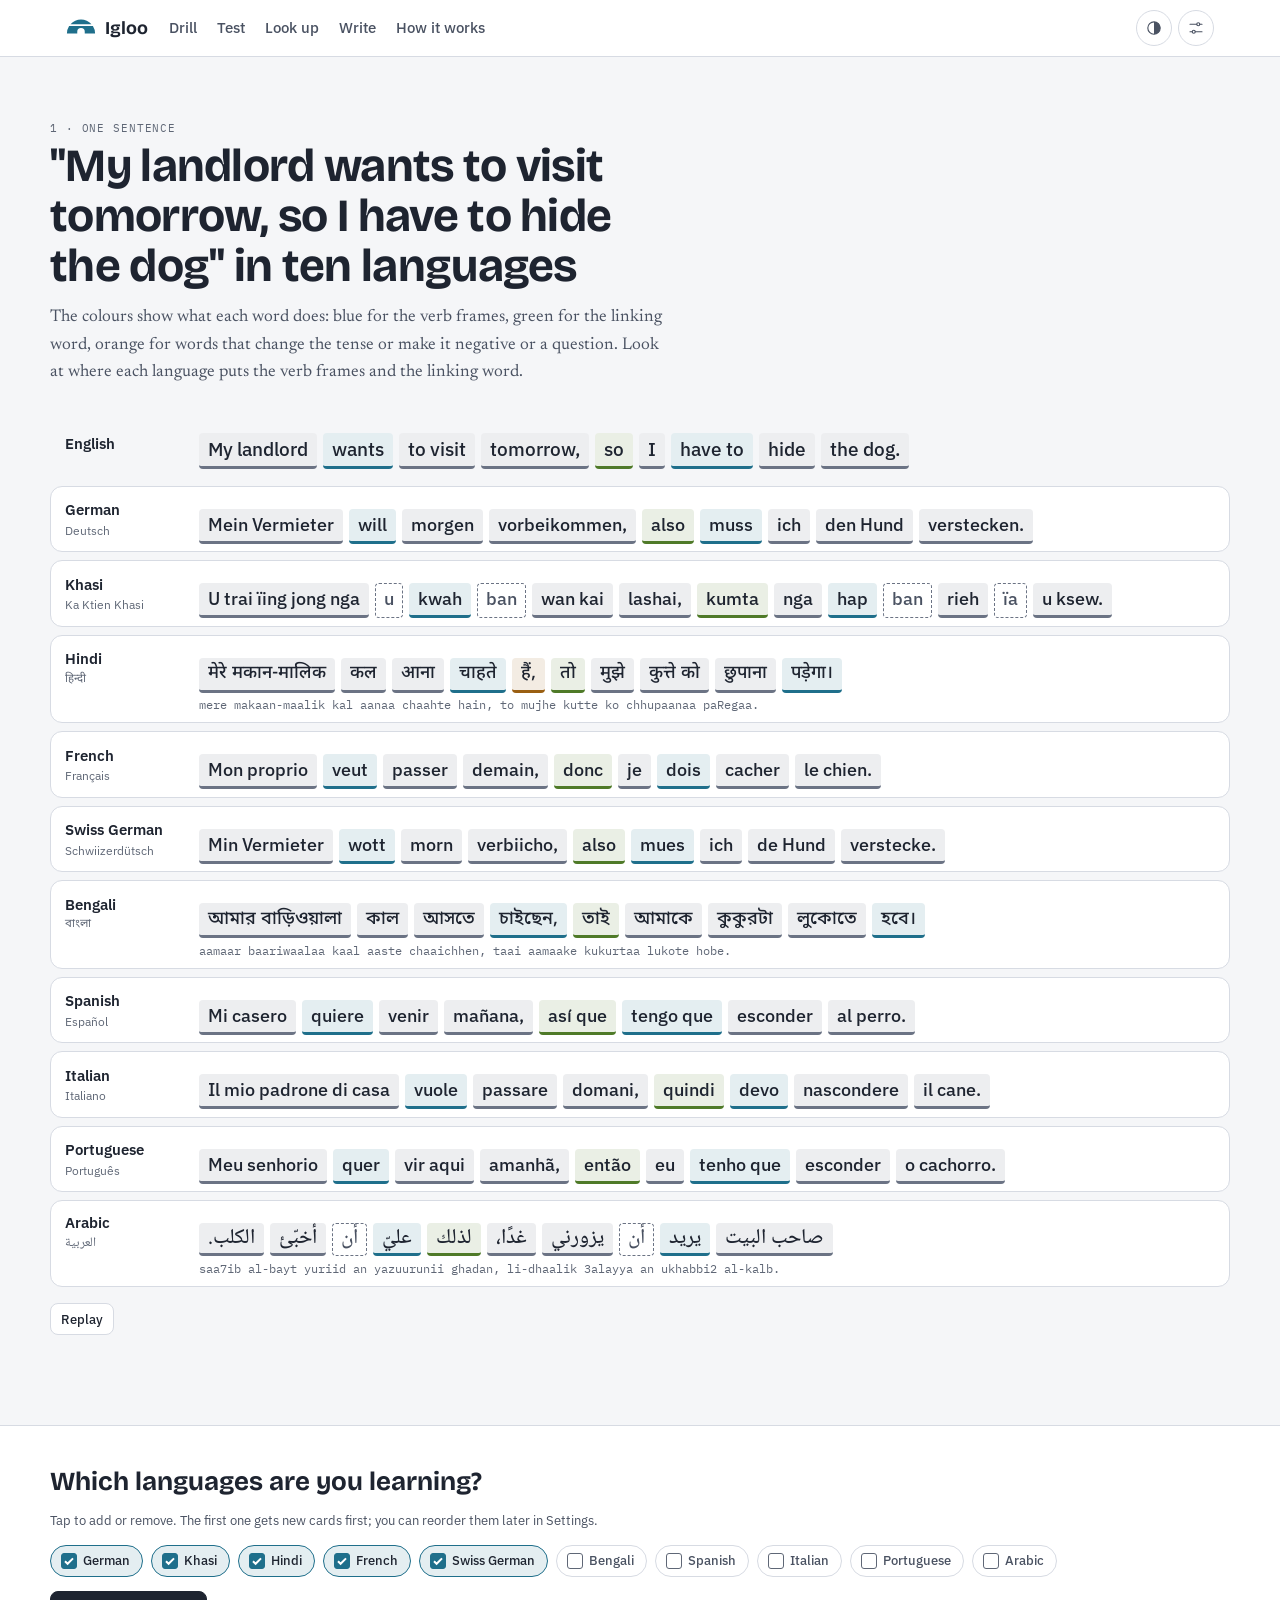
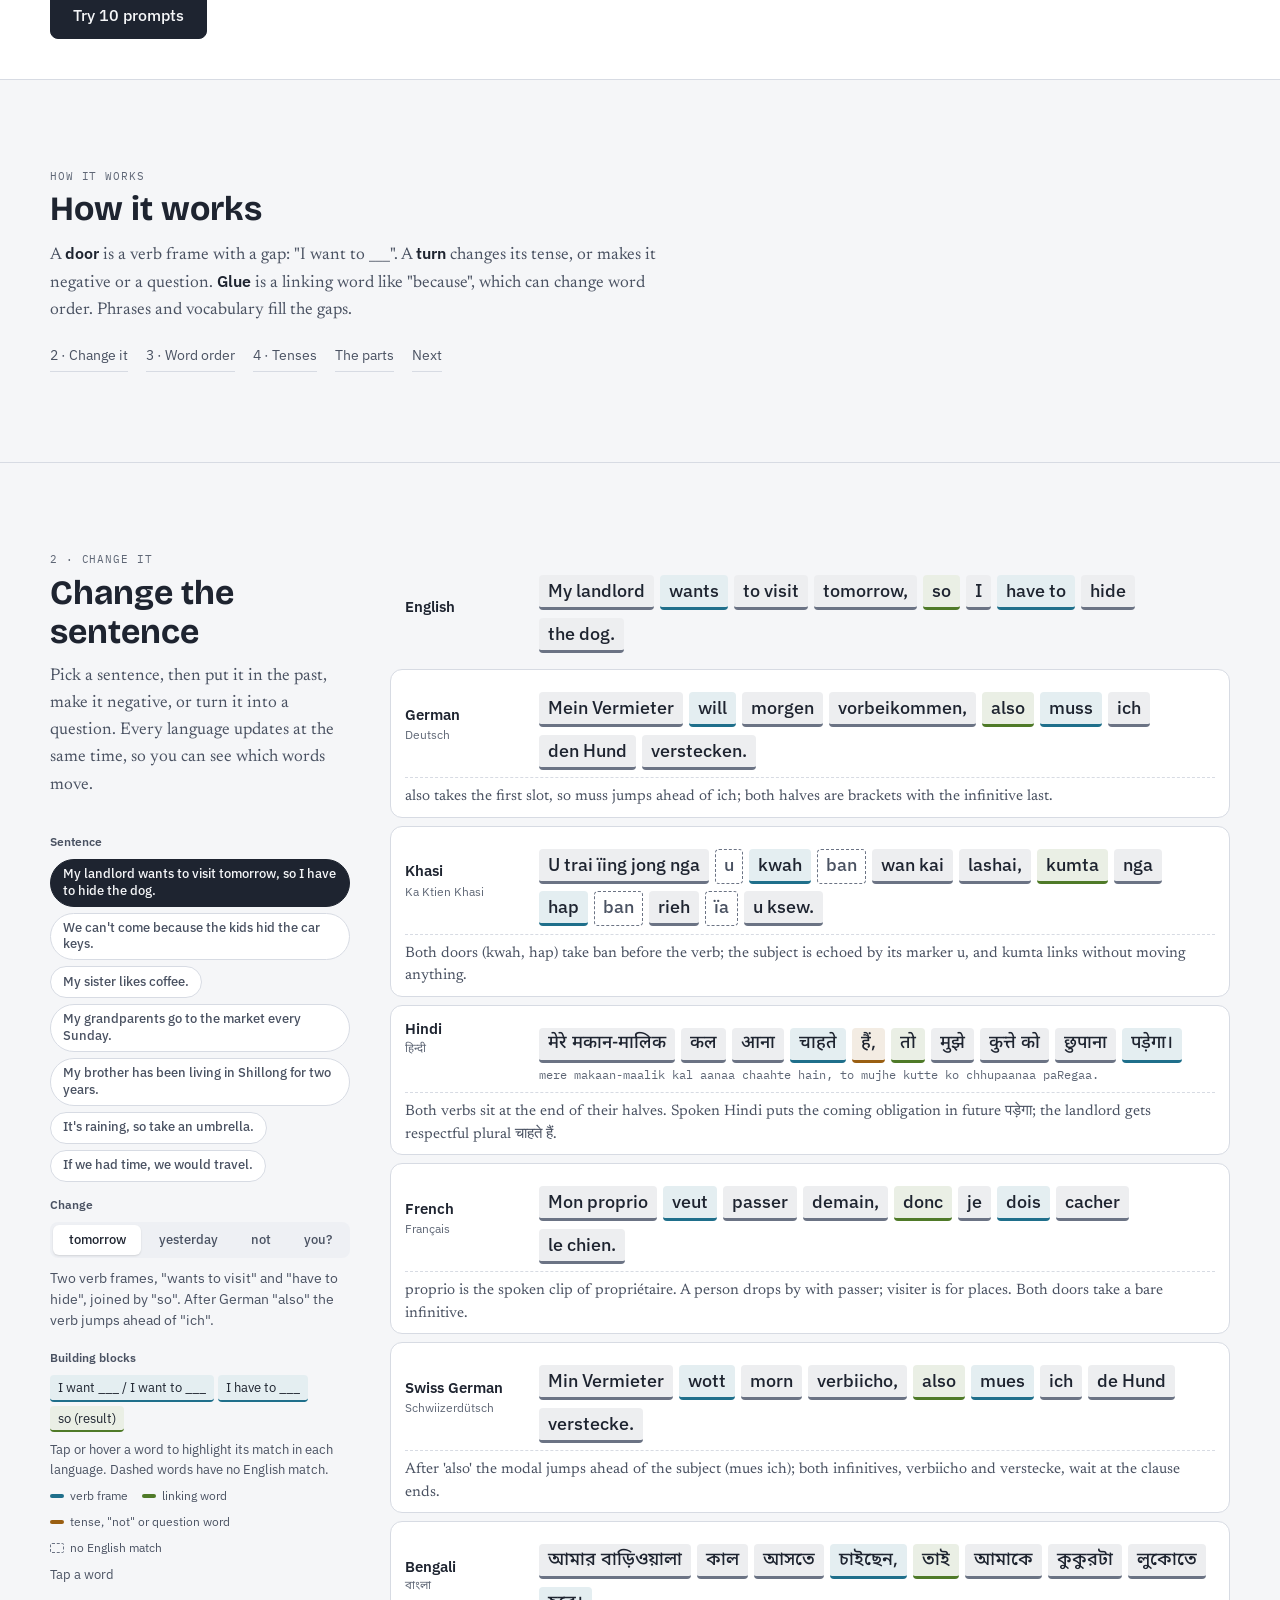
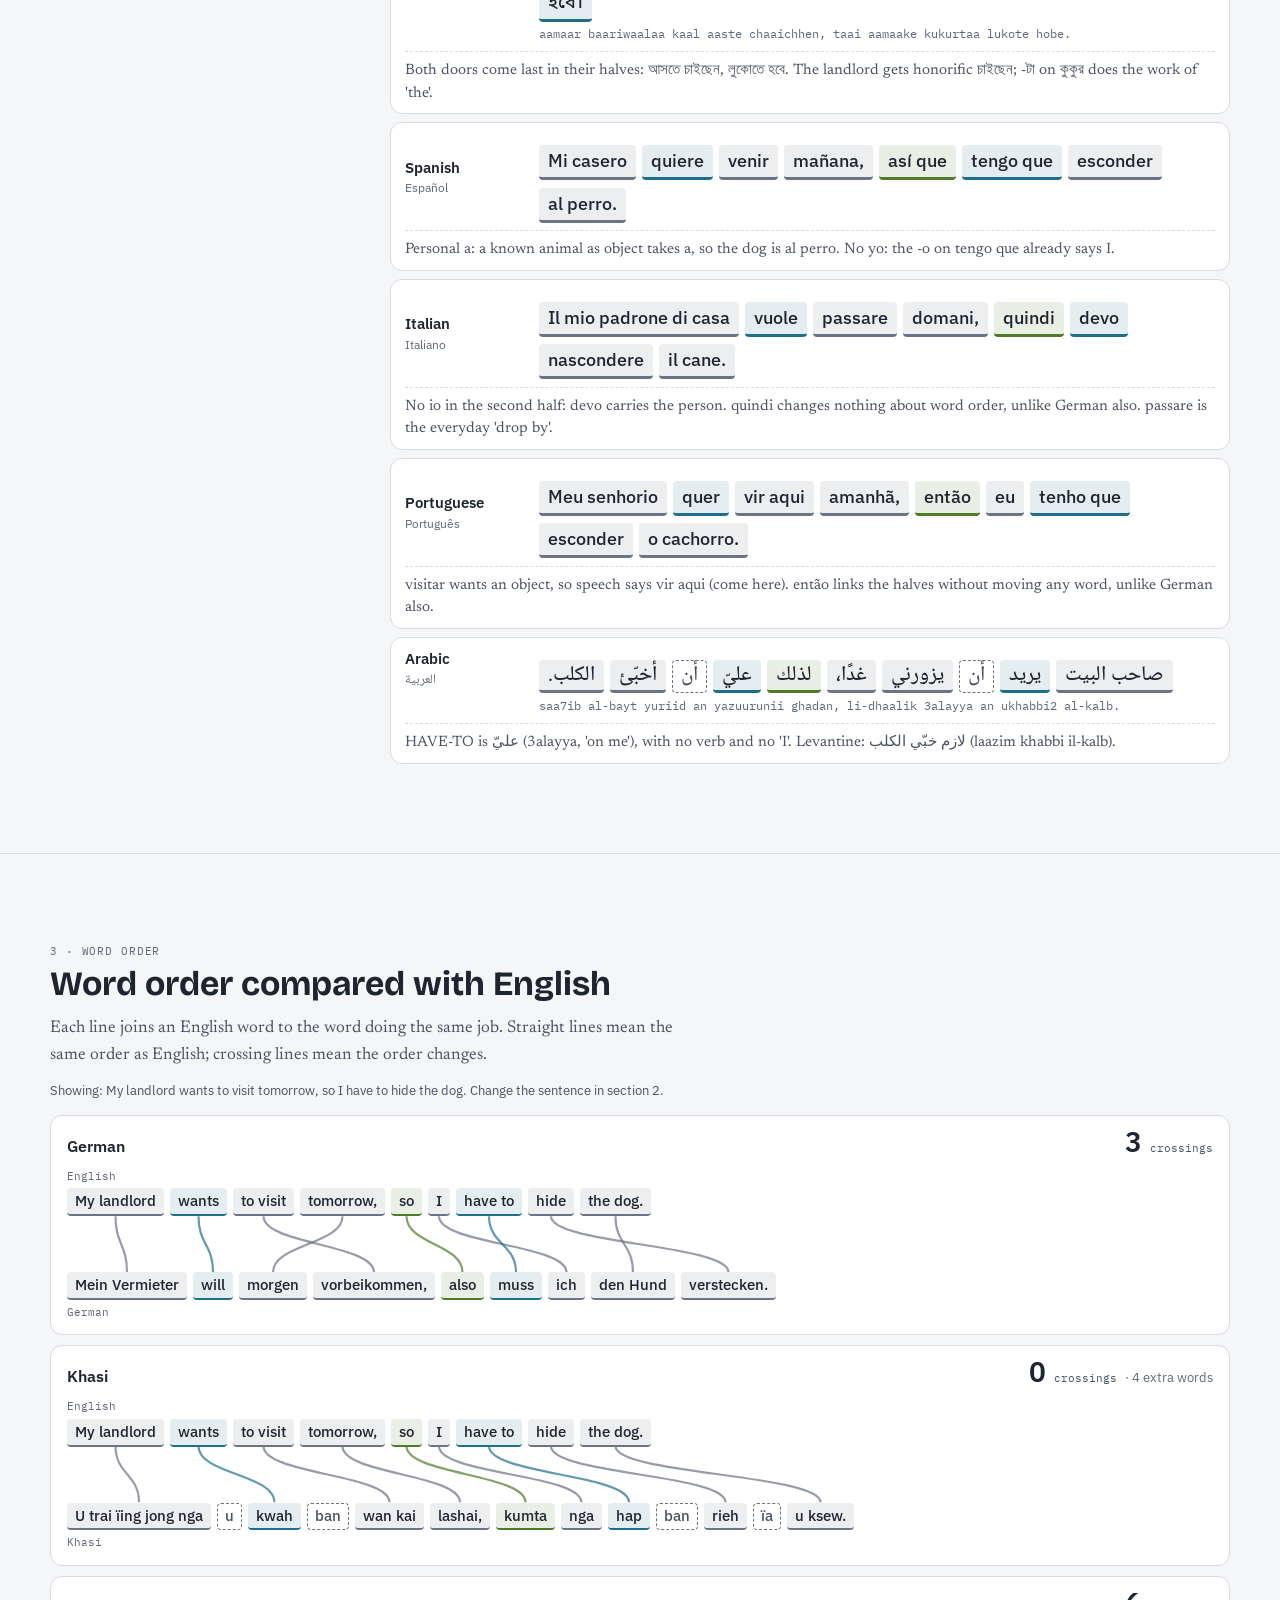
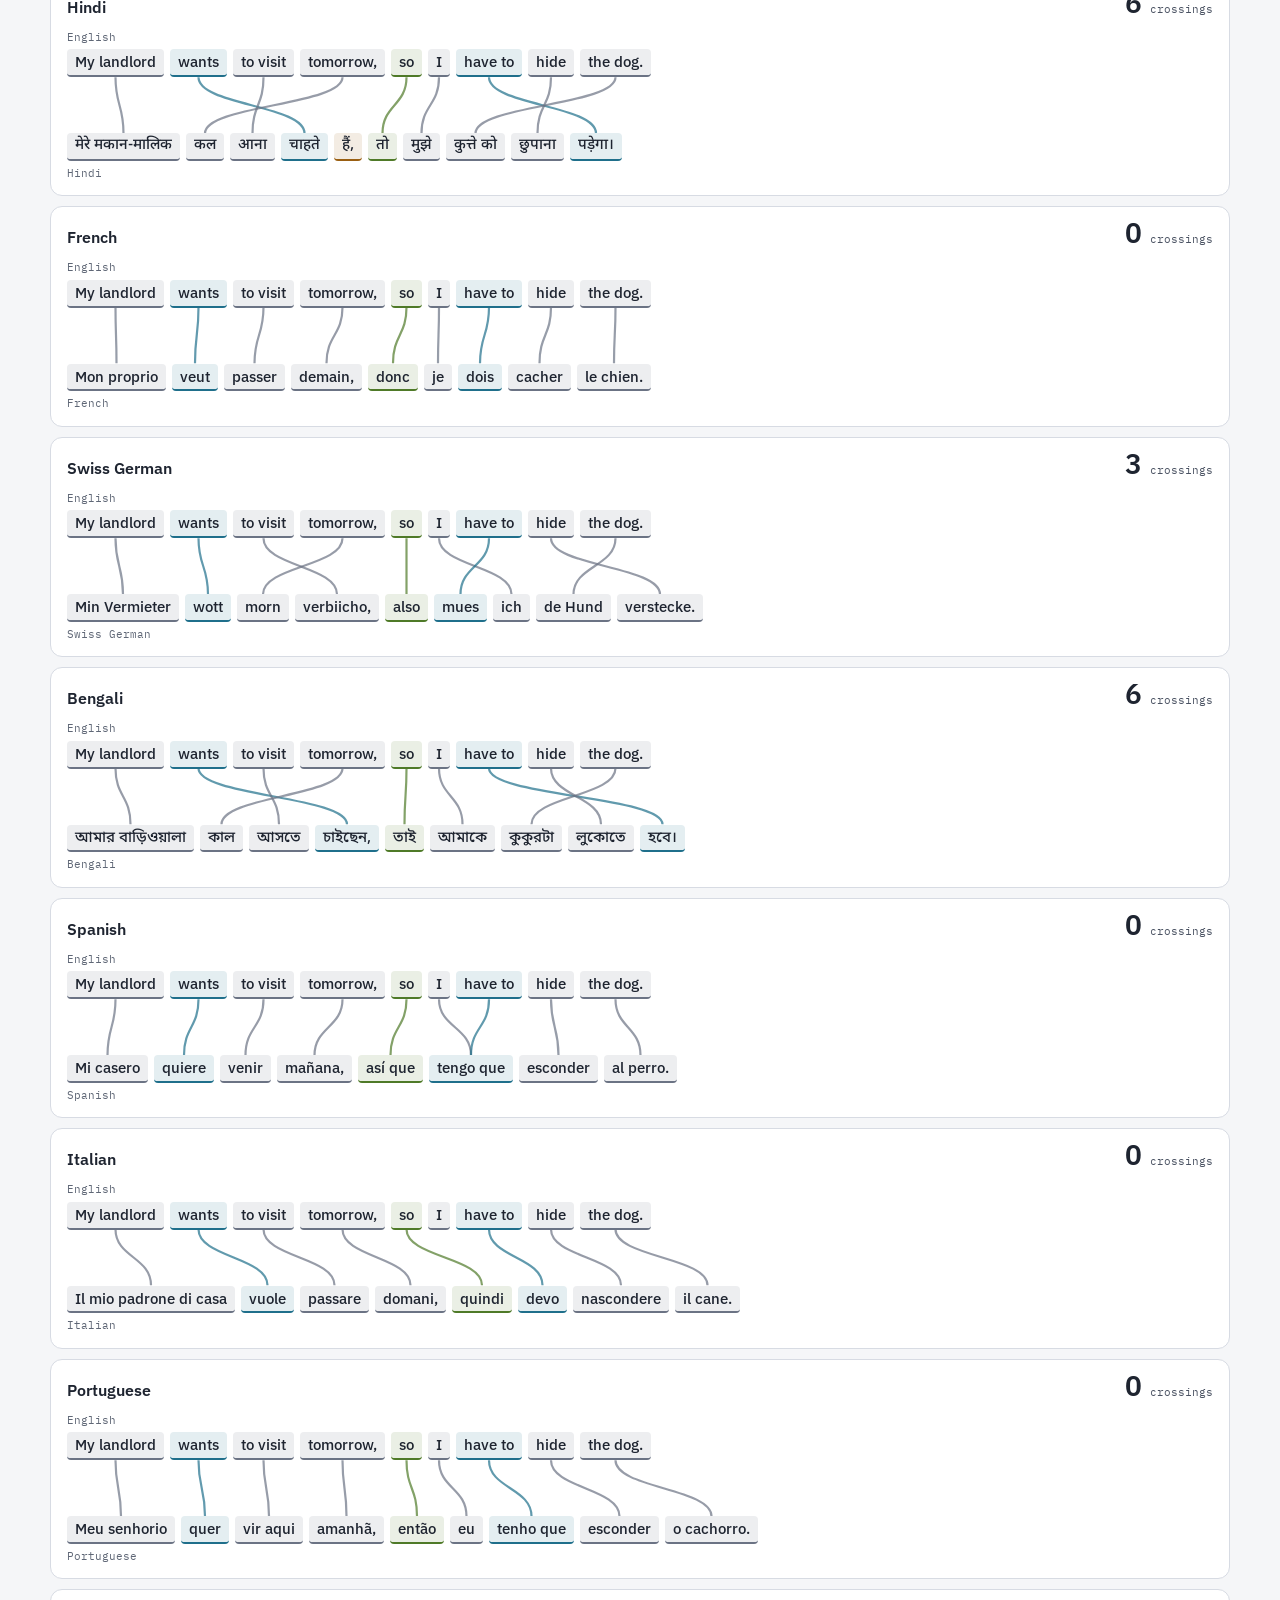
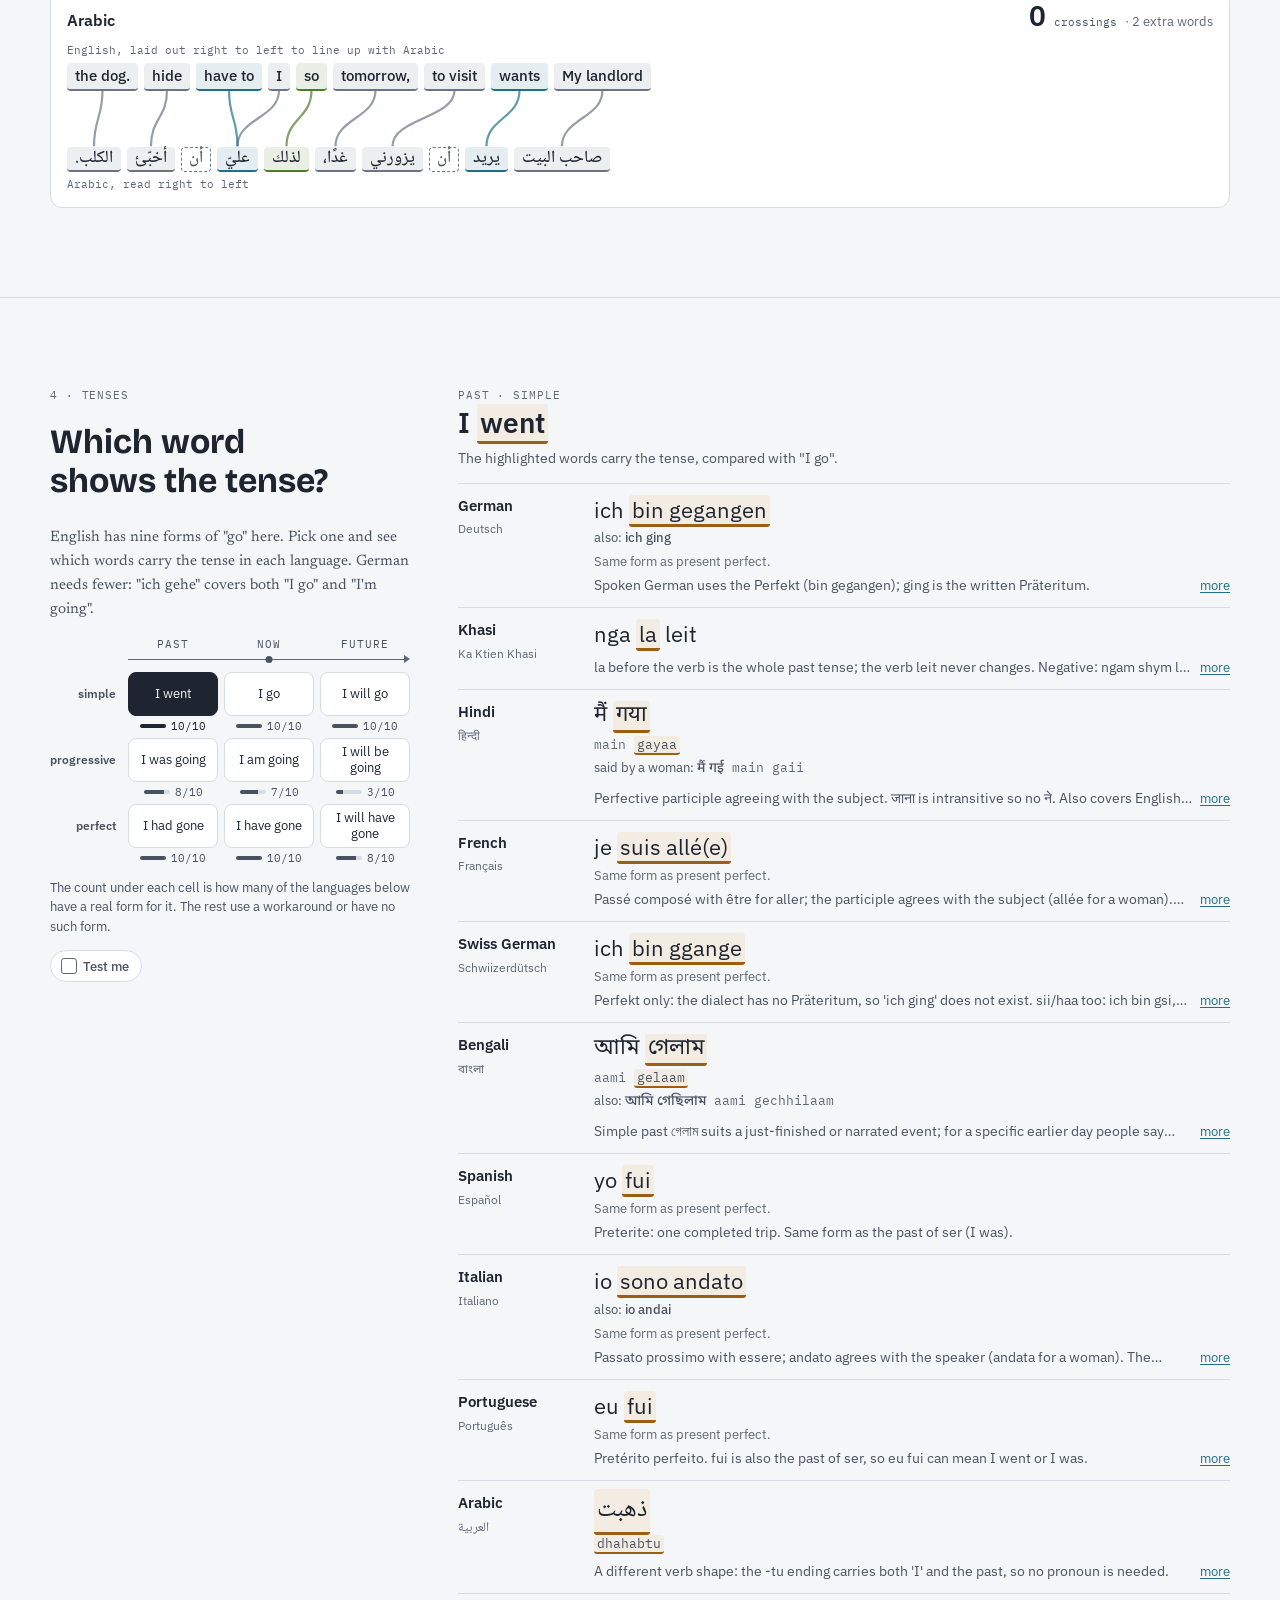
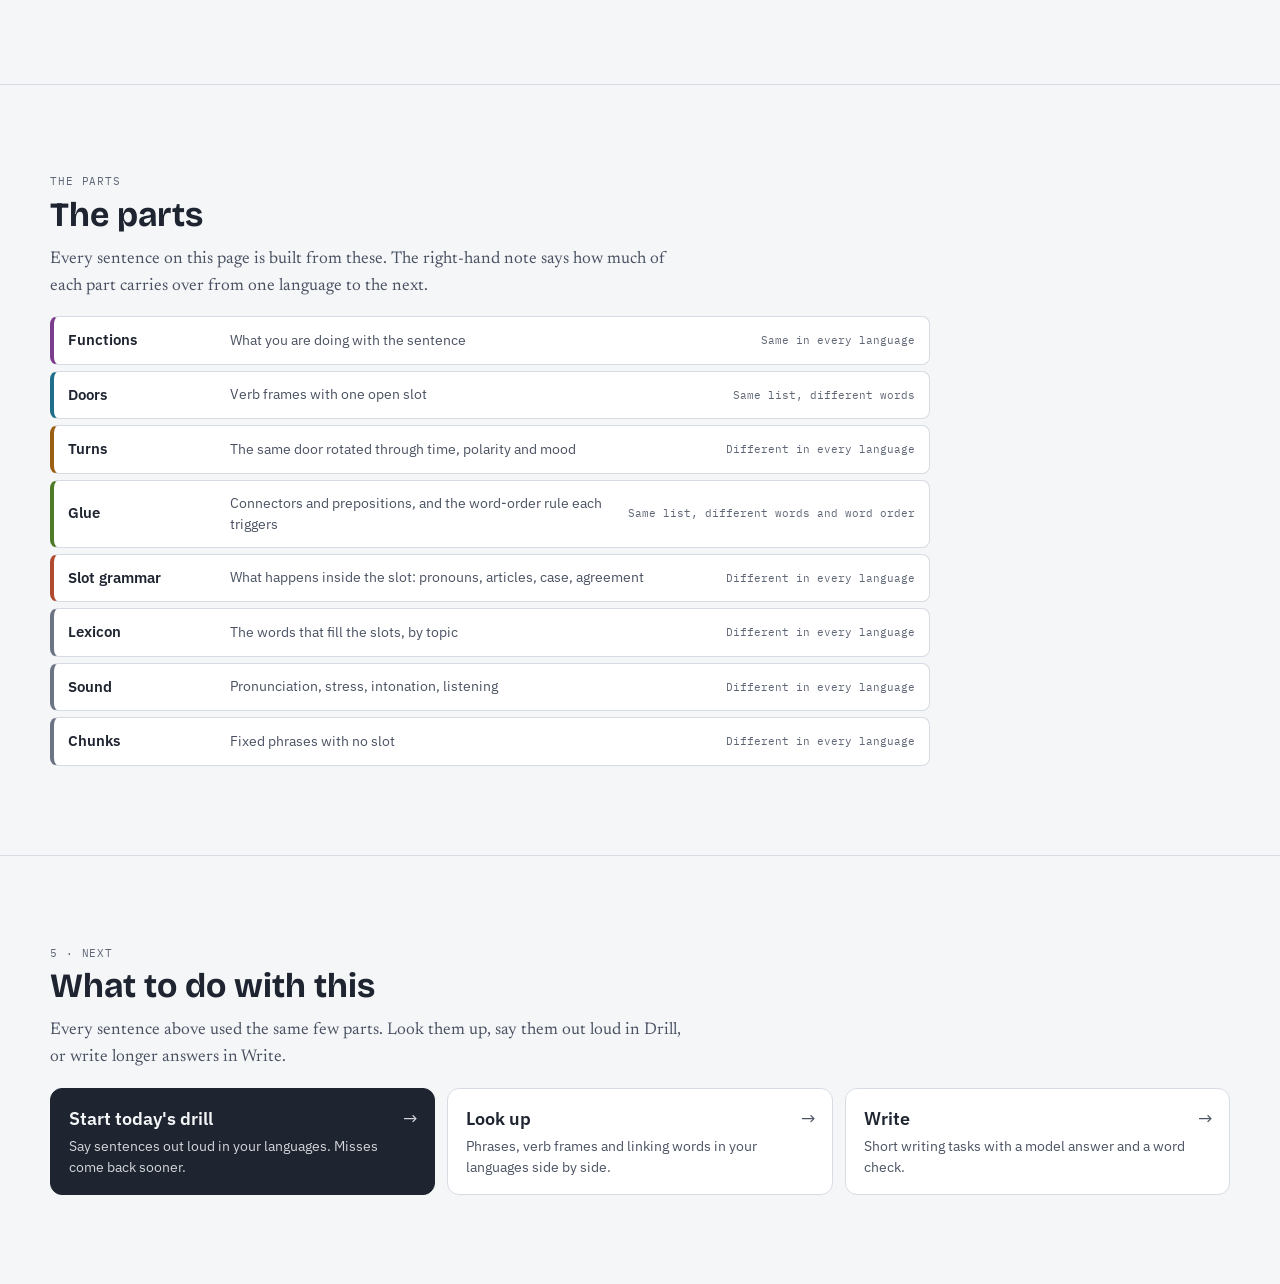
<file: index.html>
<!doctype html>
<html lang="en">
<head>
<meta charset="utf-8">
<script>
/* Old bookmarks such as index.html#drill/B1/german belong to the app, which now lives at app.html. */
(function () {
  var m = location.hash.match(/^#\/?(reference|chunks|drill|test|practice|framework|lookup|write|how)\b/);
  if (!m) return;
  if (m[1] === 'framework' || m[1] === 'how') { history.replaceState(null, '', '#how'); return; }
  location.replace('app.html' + location.hash);
})();
/* Apply the saved theme before first paint. */
(function () { try { var p = JSON.parse(localStorage.getItem('doors.prefs.v2')) || {}; document.documentElement.dataset.theme = p.theme || (matchMedia('(prefers-color-scheme: dark)').matches ? 'dark' : 'light'); } catch (e) {} })();
</script>
<meta name="viewport" content="width=device-width, initial-scale=1, viewport-fit=cover">
<title>Igloo</title>
<meta name="description" content="See the same sentence in ten languages and how each one builds it.">
<link rel="preconnect" href="https://fonts.googleapis.com">
<link rel="preconnect" href="https://fonts.gstatic.com" crossorigin>
<link rel="stylesheet" href="https://fonts.googleapis.com/css2?family=Bricolage+Grotesque:opsz,wght@12..96,600;12..96,700&family=IBM+Plex+Sans:wght@400;500;600&family=IBM+Plex+Mono:wght@400;500&family=Newsreader:ital,opsz,wght@0,6..72,400;1,6..72,400&family=Noto+Sans+Devanagari:wght@400;500&family=Noto+Sans+Bengali:wght@400;500&family=Noto+Naskh+Arabic:wght@400;500&display=swap">
<link rel="stylesheet" href="tokens.css?v=20261004a">
<link rel="stylesheet" href="home.css?v=20261004a">
<link rel="icon" href="assets/logo.svg" type="image/svg+xml">
<link rel="icon" href="assets/favicon-32.png" sizes="32x32" type="image/png">
<link rel="apple-touch-icon" href="assets/apple-touch-icon.png">
<meta property="og:type" content="website">
<meta property="og:site_name" content="Igloo">
<meta property="og:title" content="Igloo">
<meta property="og:description" content="See the same sentence in ten languages and how each one builds it.">
<meta property="og:url" content="https://pakrasi.github.io/language-doors/">
<meta property="og:image" content="https://pakrasi.github.io/language-doors/assets/og-image.png">
<meta property="og:image:width" content="1200">
<meta property="og:image:height" content="630">
<meta property="og:image:alt" content="The Igloo mark and name, with the line: Phrases and grammar across ten languages">
<meta name="twitter:card" content="summary_large_image">
<meta name="twitter:title" content="Igloo">
<meta name="twitter:description" content="See the same sentence in ten languages and how each one builds it.">
<meta name="twitter:image" content="https://pakrasi.github.io/language-doors/assets/og-image.png">
</head>
<body class="home">
<a class="skip" href="#main">Skip to content</a>

<header class="site-bar">
  <div class="bar-inner">
    <a class="brand" href="index.html" aria-label="Igloo, home">
      <svg class="brand-mark" viewBox="0 0 32 32" aria-hidden="true"><path fill="currentColor" d="M4.82 14A15 15 0 0 1 27.18 14ZM1 24A15 15 0 0 1 3.311 16H28.689A15 15 0 0 1 31 24H20V22A4 4 0 0 0 12 22V24Z"/></svg>
      <span class="brand-name">Igloo</span>
    </a>
    <nav class="views" aria-label="Sections">
      <a href="app.html#drill" data-view="drill">Drill</a>
      <a href="app.html#test" data-view="test">Test</a>
      <a href="app.html#lookup" data-view="lookup">Look up</a>
      <a href="app.html#write" data-view="write">Write</a>
      <a href="index.html#how" data-view="how">How it works</a>
    </nav>
    <div class="bar-pick" id="bar-pick"></div>
    <div class="bar-tools">
      <button id="theme-btn" class="icon-btn" type="button" aria-label="Dark mode" aria-pressed="false"></button>
      <button id="settings-btn" class="icon-btn" type="button" aria-label="Settings" aria-haspopup="dialog"></button>
    </div>
  </div>
  <div class="scroll-line" id="scroll-line" aria-hidden="true"><i></i></div>
</header>

<main id="main">
  <!-- 1 -->
  <section class="act act-one" id="one" aria-labelledby="one-title">
    <div class="act-inner">
      <p class="eyebrow">1 · One sentence</p>
      <h1 class="display" id="one-title">One sentence in ten languages</h1>
      <p class="prose">The colours show what each word does: blue for the verb frames, green for the linking word, orange for words that change the tense or make it negative or a question. Look at where each language puts the verb frames and the linking word.</p>
      <div class="one-stage" id="one-stage"></div>
      <div class="one-foot"><button class="btn small-btn" id="one-replay" type="button">Replay</button></div>
    </div>
  </section>

  <!-- First visit: choose languages and try a few cards -->
  <section class="first-run" id="first-run" hidden aria-labelledby="first-title"></section>

  <!-- How it works -->
  <section class="how" id="how" aria-labelledby="how-title">
    <div class="act-inner">
      <p class="eyebrow">How it works</p>
      <h2 class="act-title" id="how-title">How it works</h2>
      <p class="prose">A <b>door</b> is a verb frame with a gap: "I want to ___". A <b>turn</b> changes its tense, or makes it negative or a question. <b>Glue</b> is a linking word like "because", which can change word order. Phrases and vocabulary fill the gaps.</p>
      <nav class="contents" aria-label="On this page">
        <a href="#machine">2 · Change it</a><a href="#rivers">3 · Word order</a><a href="#time">4 · Tenses</a><a href="#parts">The parts</a><a href="#next">Next</a>
      </nav>
    </div>
  </section>

  <!-- 2 -->
  <section class="act machine" id="machine" aria-labelledby="machine-title">
    <div class="act-inner m-grid">
      <div class="act-side">
        <div class="m-head">
          <p class="eyebrow">2 · Change it</p>
          <h2 class="act-title" id="machine-title">Change the sentence</h2>
          <p class="prose">Pick a sentence, then put it in the past, make it negative, or turn it into a question. Every language updates at the same time, so you can see which words move.</p>
        </div>
        <div class="m-ctl" id="m-ctl">
          <div class="ctl-label" id="lbl-sentence">Sentence</div>
          <div class="m-chips" id="meaning-chips" role="group" aria-labelledby="lbl-sentence"></div>
          <div class="ctl-label" id="lbl-change">Change</div>
          <div class="seg" id="variant-seg" role="group" aria-labelledby="lbl-change"></div>
          <p class="ctl-hint" id="variant-hint"></p>
        </div>
        <div class="m-extra">
          <div class="ctl-label">Building blocks</div>
          <div class="recipe" id="recipe"></div>
          <p class="small muted">Tap or hover a word to highlight its match in each language. Dashed words have no English match.</p>
          <div class="legend" id="legend"></div>
          <p class="hover-cap" id="hover-cap" aria-live="polite">Tap a word</p>
        </div>
      </div>
      <div class="m-rows" id="machine-stage"></div>
    </div>
  </section>

  <!-- 3 -->
  <section class="act rivers" id="rivers" aria-labelledby="rivers-title">
    <div class="act-inner">
      <p class="eyebrow">3 · Word order</p>
      <h2 class="act-title" id="rivers-title">Word order compared with English</h2>
      <p class="prose">Each line joins an English word to the word doing the same job. Straight lines mean the same order as English; crossing lines mean the order changes.</p>
      <p class="small muted rivers-now" id="rivers-now"></p>
      <div class="rivers-list" id="rivers-stage"></div>
    </div>
  </section>

  <!-- 4 -->
  <section class="act time" id="time" aria-labelledby="time-title">
    <div class="act-inner tp">
      <div class="tp-side">
        <p class="eyebrow">4 · Tenses</p>
        <h2 class="act-title" id="time-title">Which word shows the tense?</h2>
        <p class="prose tp-intro">English has nine forms of "go" here. Pick one and see which words carry the tense in each language. German needs fewer: "ich gehe" covers both "I go" and "I'm going".</p>
        <div class="tp-sticky" id="tp-sticky">
          <div class="tp-grid" id="tp-grid" role="grid" aria-label="Tense table for go: past, present and future by simple, progressive and perfect"></div>
          <div class="tp-now" id="tp-now-phone" aria-hidden="true"></div>
        </div>
        <p class="tp-legend small muted">The count under each cell is how many of the languages below have a real form for it. The rest use a workaround or have no such form.</p>
        <button type="button" class="tog" id="tp-test" aria-pressed="false">Test me</button>
        <p class="small muted" id="tp-test-hint" hidden>Pick a cell, then tap the word you think carries the tense in each language.</p>
      </div>
      <div class="tp-main">
        <div class="tp-head" id="tp-head" aria-live="polite"></div>
        <div class="tp-rows" id="tp-rows"></div>
      </div>
    </div>
  </section>

  <!-- The parts -->
  <section class="act parts" id="parts" aria-labelledby="parts-title">
    <div class="act-inner">
      <p class="eyebrow">The parts</p>
      <h2 class="act-title" id="parts-title">The parts</h2>
      <p class="prose">Every sentence on this page is built from these. The right-hand note says how much of each part carries over from one language to the next.</p>
      <div class="stack" id="stack"></div>
    </div>
  </section>

  <!-- 5 -->
  <section class="act next" id="next" aria-labelledby="next-title">
    <div class="act-inner">
      <p class="eyebrow">5 · Next</p>
      <h2 class="act-title" id="next-title">What to do with this</h2>
      <p class="prose">Every sentence above used the same few parts. Look them up, say them out loud in Drill, or write longer answers in Write.</p>
      <div class="next-cards">
        <a class="next-card primary" href="app.html#drill/start"><b>Start today's drill</b><span>Say sentences out loud in your languages. Misses come back sooner.</span><i aria-hidden="true">→</i></a>
        <a class="next-card" href="app.html#lookup"><b>Look up</b><span>Phrases, verb frames and linking words in your languages side by side.</span><i aria-hidden="true">→</i></a>
        <a class="next-card" href="app.html#write"><b>Write</b><span>Short writing tasks with a model answer and a word check.</span><i aria-hidden="true">→</i></a>
      </div>
    </div>
  </section>
</main>


<script src="site.js?v=20261004a"></script>
<script src="home.js?v=20261004a"></script>
</body>
</html>
</file>
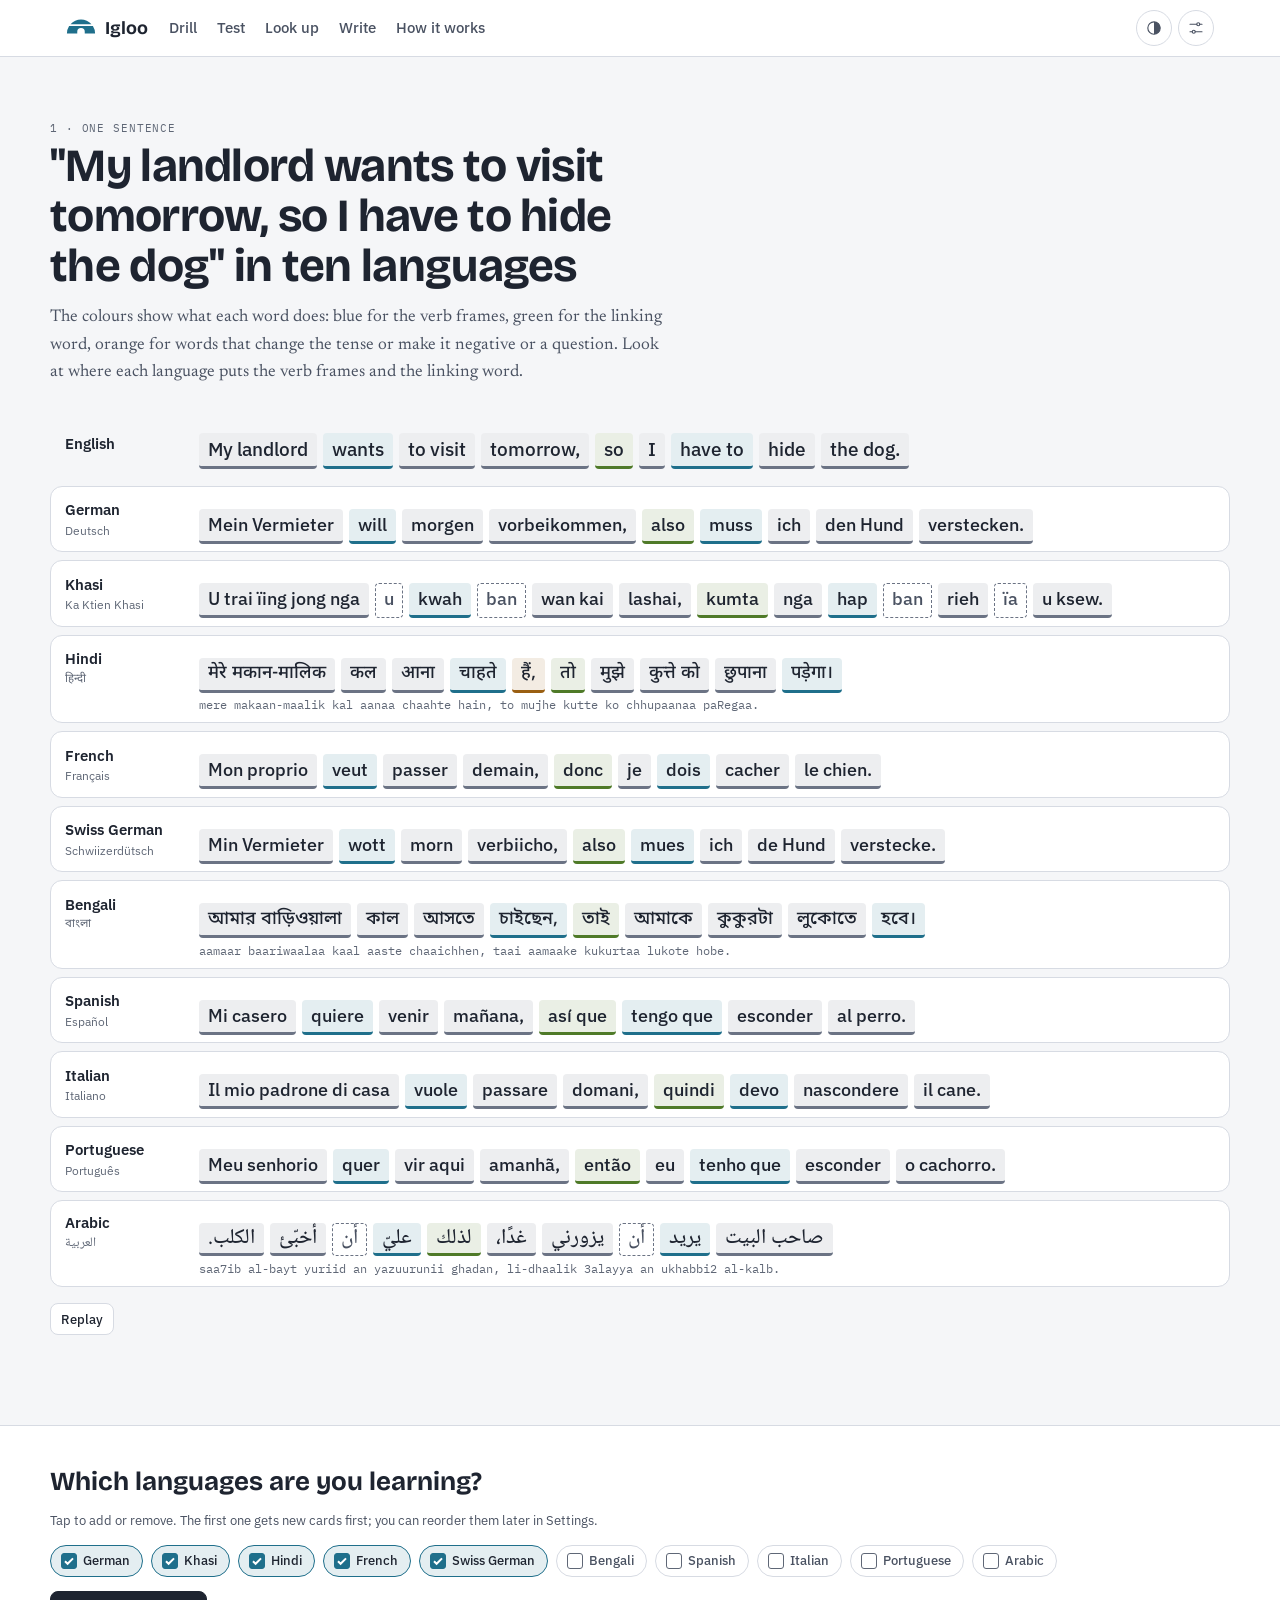
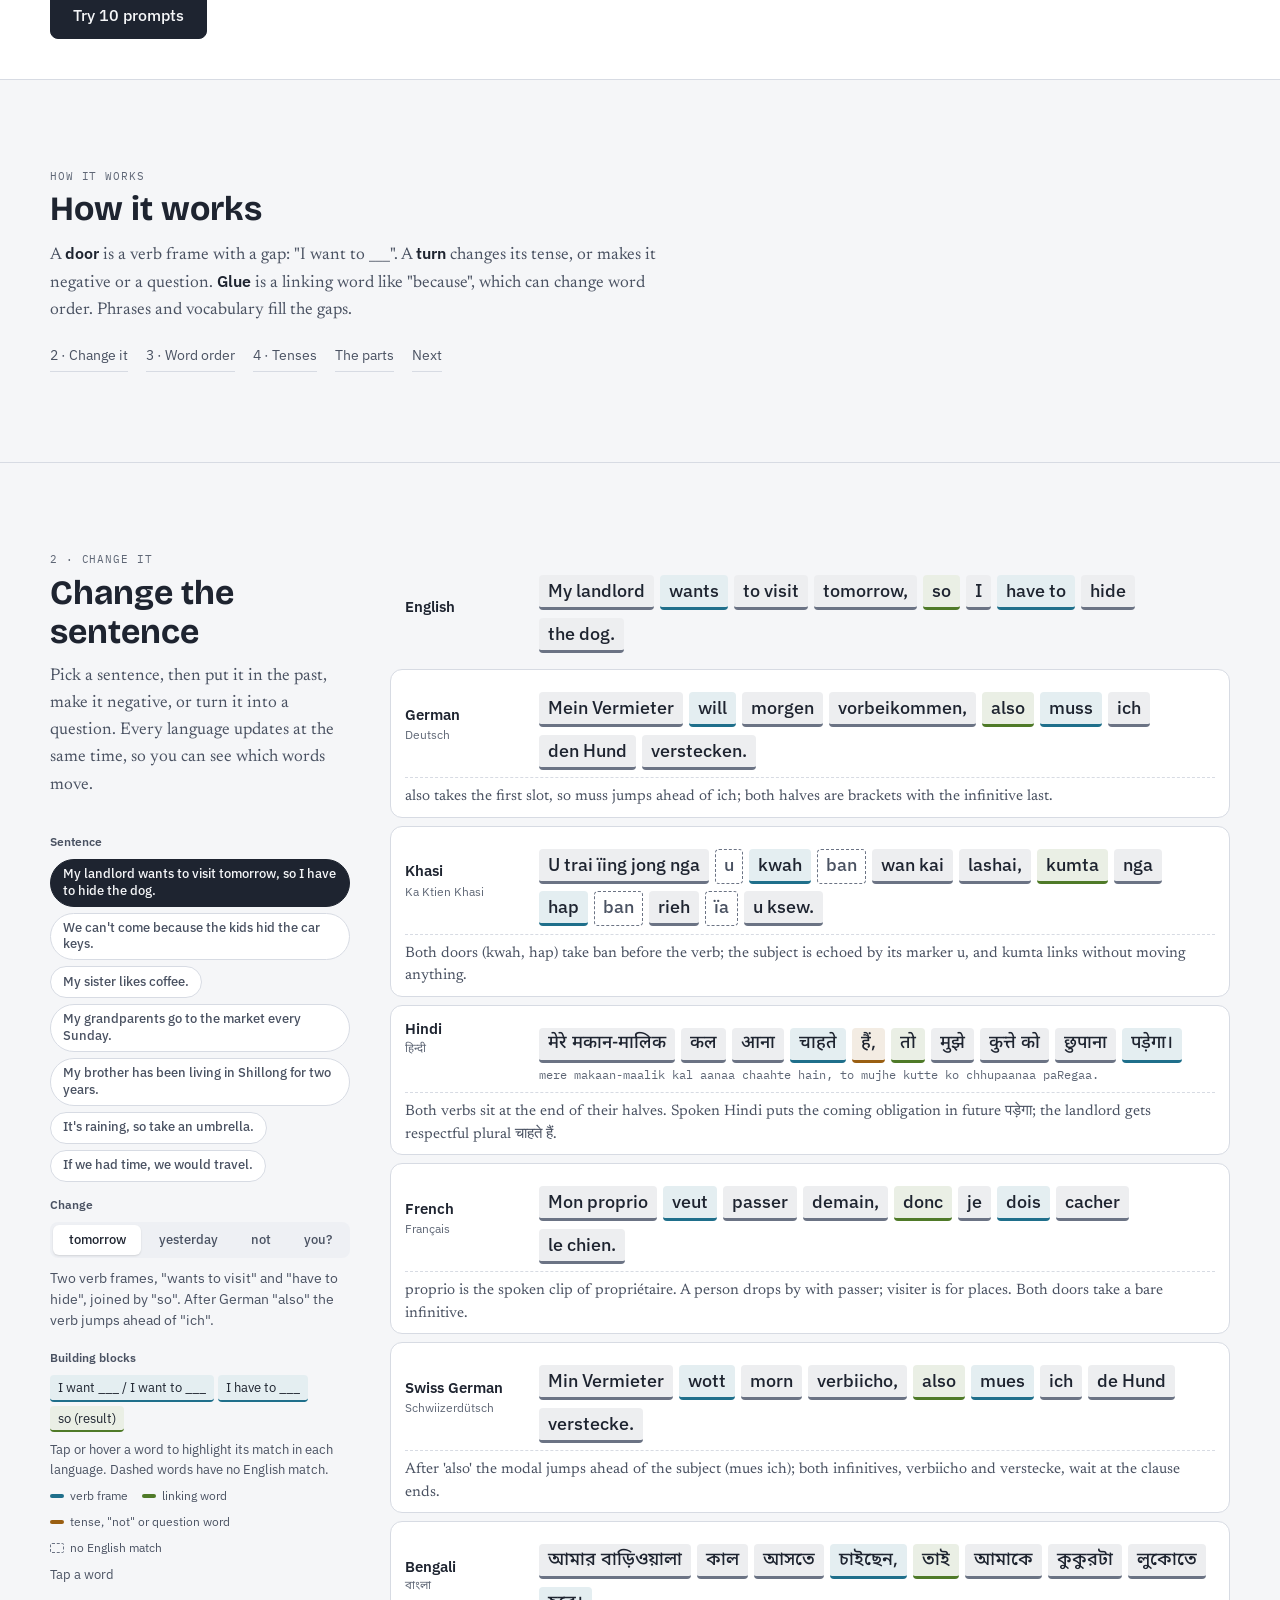
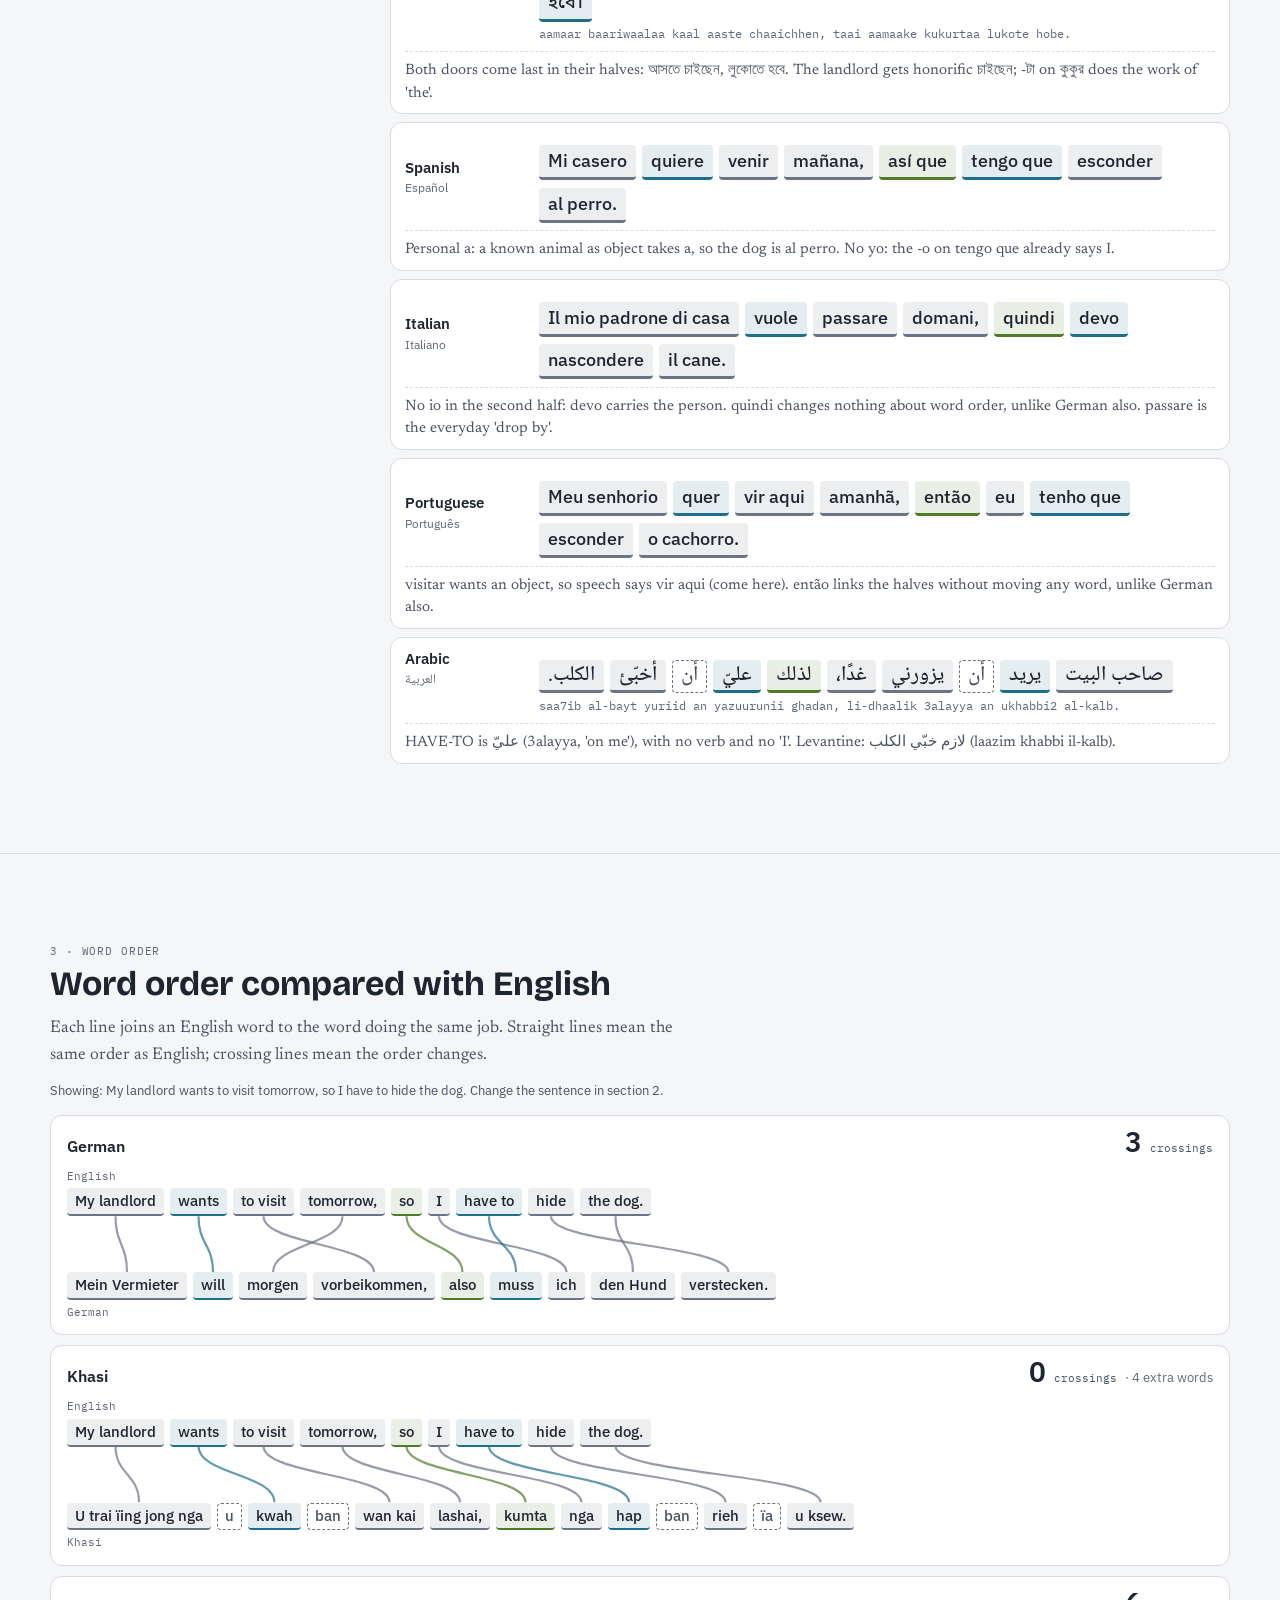
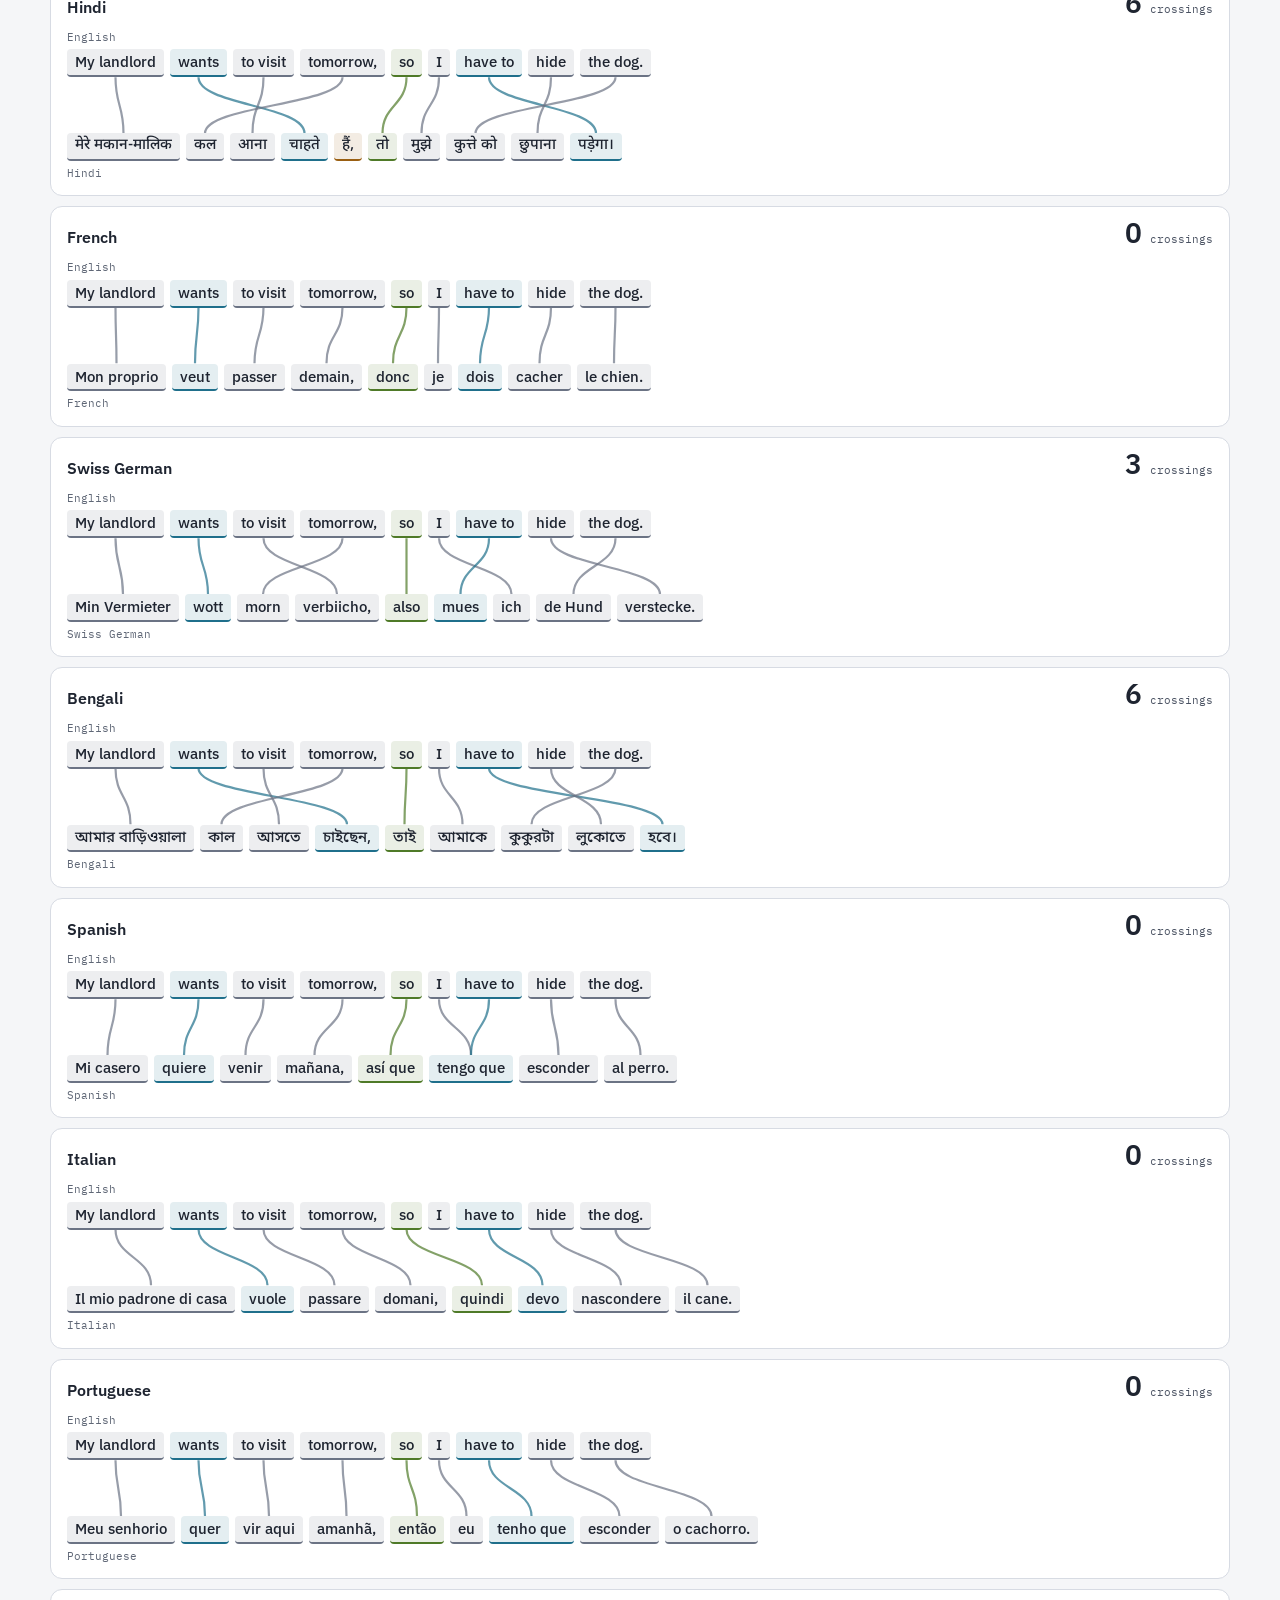
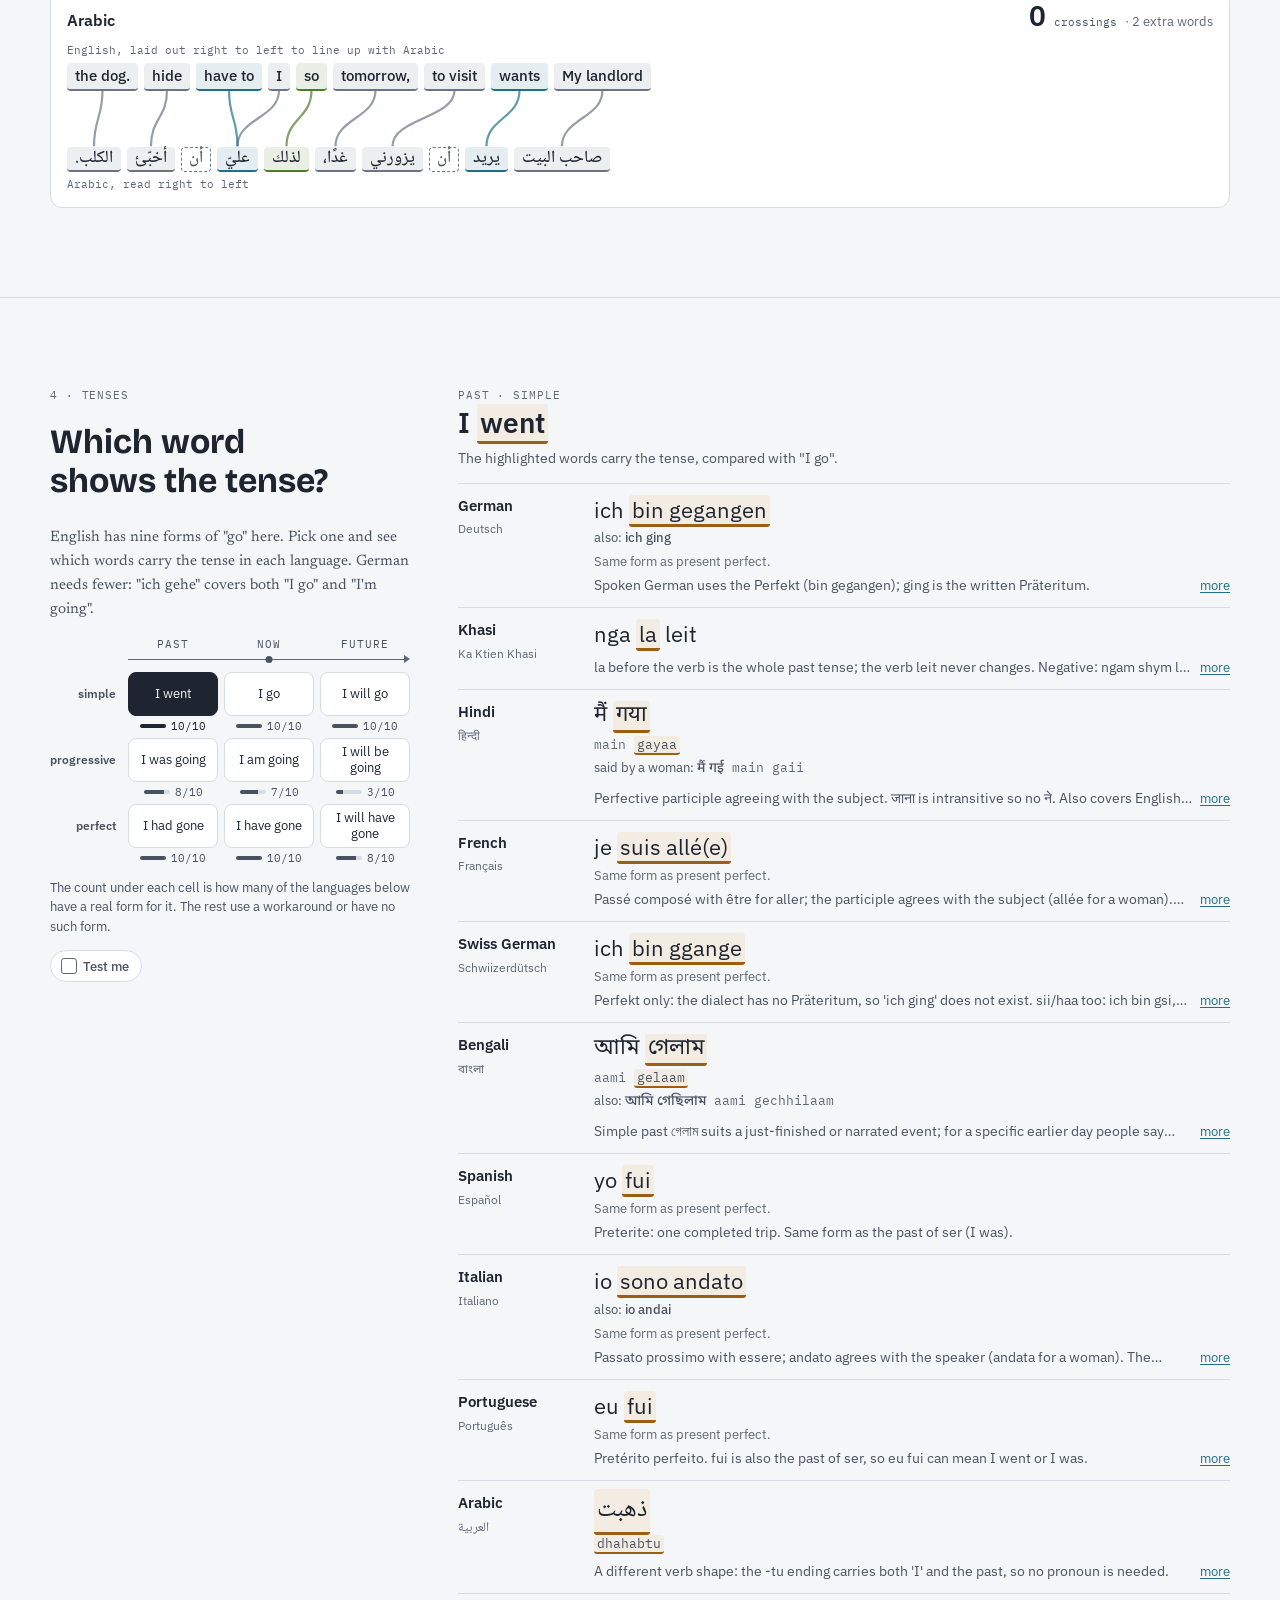
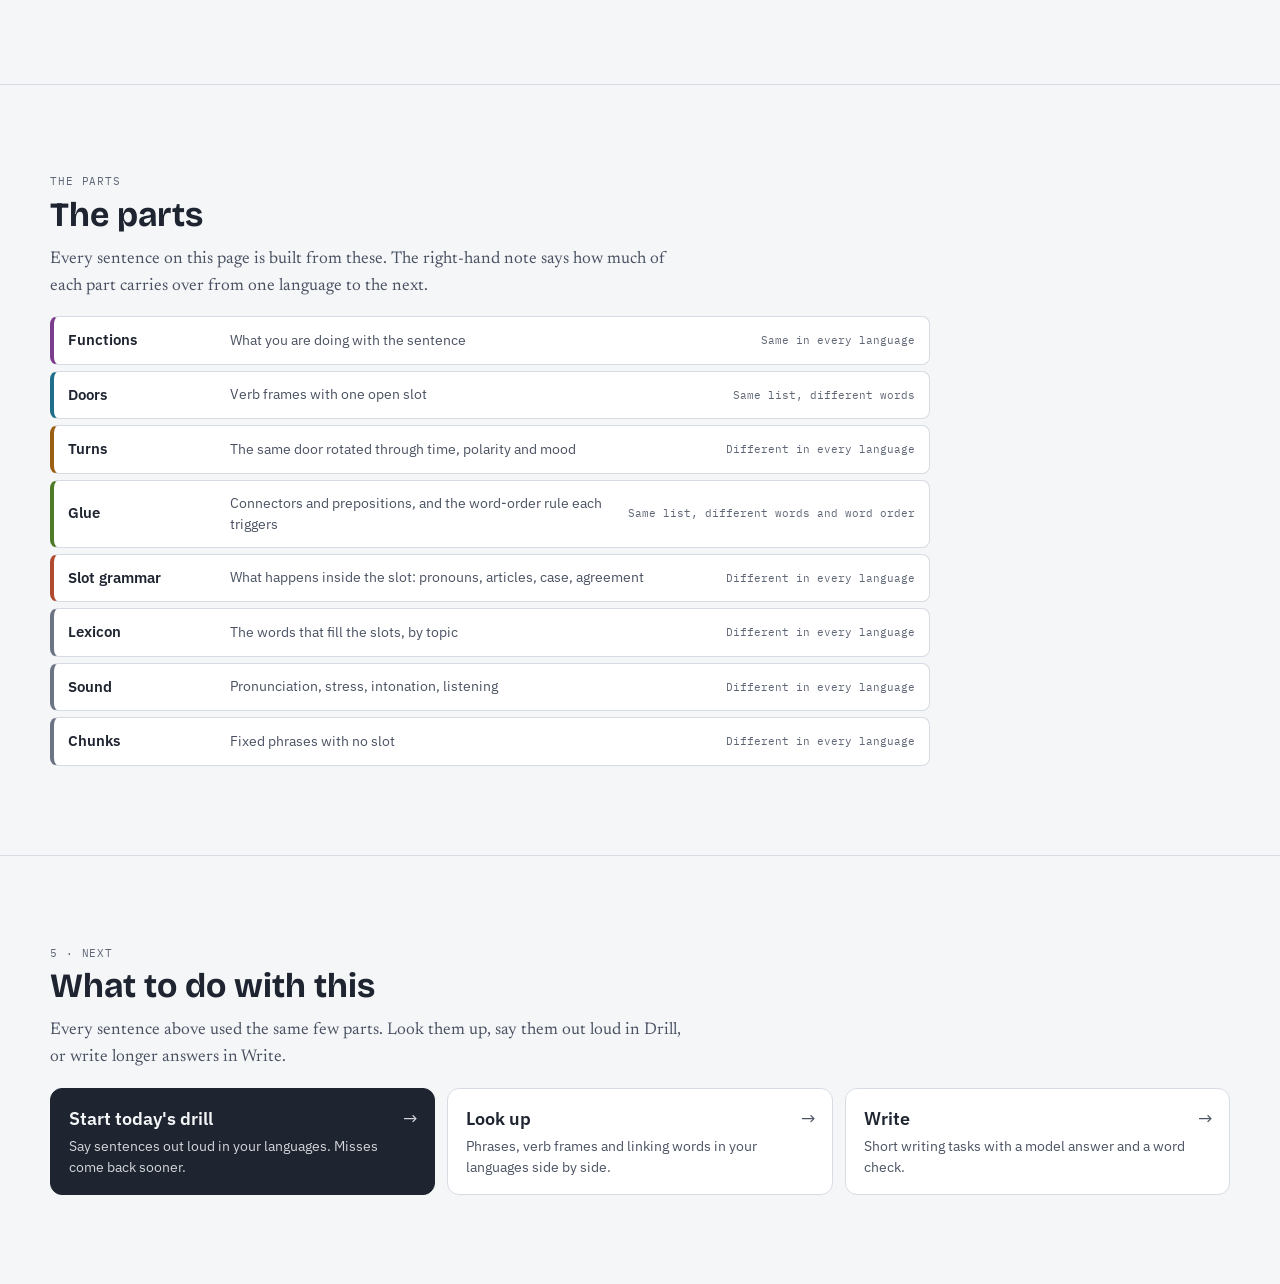
<file: explore.html>
<!doctype html>
<meta charset="utf-8">
<title>Igloo</title>
<meta name="robots" content="noindex">
<script>location.replace('index.html' + location.search + location.hash);</script>
<p><a href="index.html">This page has moved to the homepage.</a></p>
</file>
<file: tokens.css>
/* Igloo: shared tokens and components for the homepage (index.html) and the app (app.html). */
:root{
  color-scheme:light;
  --bg:#f5f6f8; --surface:#ffffff; --surface-2:#eef0f4; --line:#d7dbe3; --line-soft:#e8ebf0;
  --ink:#1e2430; --ink-2:#4a5262; --ink-3:#5f6776; --on-accent:#ffffff;
  --fn:#7a3e8c; --door:#1f6f8b; --turn:#9a5f12; --glue:#4f7a28; --slot:#b04a2e; --neutral:#6b7384;
  --ok:#2e7d4f; --warn:#9a5f12; --bad:#b04a2e;
  --mix:12%;
  --shadow:0 1px 2px rgba(20,30,50,.06),0 6px 20px rgba(20,30,50,.06);
  --ribbon-op:.7;
  --serif:"Newsreader",Georgia,serif;
  --sans:"IBM Plex Sans",system-ui,sans-serif;
  --display:"Bricolage Grotesque","IBM Plex Sans",system-ui,sans-serif;
  --mono:"IBM Plex Mono",ui-monospace,monospace;
  --r-tile:4px; --r-ctl:8px; --r-card:12px;
  --bar-h:56px;
}
:root[data-theme="dark"]{
  color-scheme:dark;
  --bg:#10141b; --surface:#171c25; --surface-2:#1f2530; --line:#2b3341; --line-soft:#232a36;
  --ink:#e8ebf0; --ink-2:#b4bbc8; --ink-3:#8791a2; --on-accent:#0d1117;
  --fn:#c98ad9; --door:#66bedc; --turn:#e6a852; --glue:#9bc86a; --slot:#e58a6c; --neutral:#8c95a6;
  --ok:#7fd19c; --warn:#e6a852; --bad:#e58a6c;
  --mix:16%;
  --shadow:0 1px 2px rgba(0,0,0,.3),0 6px 20px rgba(0,0,0,.25);
  --ribbon-op:.55;
}
:root{
  --fn-soft:color-mix(in srgb,var(--fn) var(--mix),var(--surface));
  --door-soft:color-mix(in srgb,var(--door) var(--mix),var(--surface));
  --turn-soft:color-mix(in srgb,var(--turn) var(--mix),var(--surface));
  --glue-soft:color-mix(in srgb,var(--glue) var(--mix),var(--surface));
  --slot-soft:color-mix(in srgb,var(--slot) var(--mix),var(--surface));
  --neutral-soft:color-mix(in srgb,var(--neutral) var(--mix),var(--surface));
  --ok-soft:color-mix(in srgb,var(--ok) var(--mix),var(--surface));
  --bad-soft:color-mix(in srgb,var(--bad) var(--mix),var(--surface));
}
@media (max-width:640px){:root{--bar-h:52px}}

*{box-sizing:border-box}
[hidden]{display:none!important}
html{-webkit-text-size-adjust:100%}
html,body{margin:0}
body{background:var(--bg);color:var(--ink);font-family:var(--sans);font-size:15px;line-height:1.5;-webkit-font-smoothing:antialiased;overflow-x:clip}
h1,h2,h3,h4{font-family:var(--display);margin:0;line-height:1.15;text-wrap:balance}
h1{font-size:34px;line-height:1.1;font-weight:700;letter-spacing:-.01em}
h2{font-size:26px;line-height:1.2;font-weight:700}
h3{font-size:20px;line-height:1.25;font-weight:600}
h4{font-size:15px;font-weight:600}
p{margin:0}
a{color:var(--door)}
button,select,input,textarea{font:inherit;color:inherit}
:focus-visible{outline:2px solid var(--door);outline-offset:2px}
.mono{font-family:var(--mono);font-size:12.5px}
.muted{color:var(--ink-2)}
.small{font-size:13px}
.eyebrow{font-family:var(--mono);font-size:11px;line-height:1.3;letter-spacing:.08em;text-transform:uppercase;color:var(--ink-3)}
.prose,.lede{font-family:var(--serif);font-size:17px;line-height:1.6;color:var(--ink-2);max-width:64ch}
.sr-only{position:absolute!important;width:1px;height:1px;padding:0;margin:-1px;overflow:hidden;clip:rect(0 0 0 0);white-space:nowrap;border:0}
.skip{position:absolute;left:-999px;top:0;background:var(--surface);padding:8px;z-index:100}
.skip:focus{left:8px}

/* target-language text */
.t{font-weight:500}
.t[data-script="devanagari"],[data-script="devanagari"] .t{font-family:"Noto Sans Devanagari",var(--sans)}
.t[data-script="devanagari"]{font-size:1.06em}
.t[data-script="bengali"]{font-family:"Noto Sans Bengali",var(--sans);font-size:1.06em}
.t[data-script="arabic"]{font-family:"Noto Naskh Arabic",var(--sans);font-size:1.2em;direction:rtl;unicode-bidi:isolate}
.tr{color:var(--ink-2);font-size:12.5px;font-weight:400}
.gl{color:var(--ink-2);font-size:13px}
.missing{color:var(--ink-3)}

/* layer colours: five hues, everything else neutral */
.l-function{--c:var(--fn);--cs:var(--fn-soft)}
.l-door{--c:var(--door);--cs:var(--door-soft)}
.l-turn{--c:var(--turn);--cs:var(--turn-soft)}
.l-glue{--c:var(--glue);--cs:var(--glue-soft)}
.l-slot{--c:var(--slot);--cs:var(--slot-soft)}
.l-chunk,.l-lexicon,.l-sound,.l-filler{--c:var(--neutral);--cs:var(--neutral-soft)}

/* word tiles (Prism rows, drill breakdown, Write model answer) */
.tile{display:inline-flex;flex-direction:column;align-items:flex-start;gap:1px;padding:5px 9px 4px;border-radius:var(--r-tile);background:var(--neutral-soft);border-bottom:3px solid var(--neutral);font-weight:500;font-size:18px;line-height:1.25;white-space:nowrap;position:relative;color:var(--ink)}
.tile.r-door{background:var(--door-soft);border-bottom-color:var(--door)}
.tile.r-glue{background:var(--glue-soft);border-bottom-color:var(--glue)}
.tile.r-turn{background:var(--turn-soft);border-bottom-color:var(--turn)}
.tile.r-fn{background:var(--fn-soft);border-bottom-color:var(--fn)}
.tile.r-slot{background:var(--slot-soft);border-bottom-color:var(--slot)}
.tile.r-x{background:transparent;border-bottom-color:transparent;outline:1px dashed var(--neutral);outline-offset:-1px;color:var(--ink-2)}
.tile[data-script="devanagari"]{font-family:"Noto Sans Devanagari",var(--sans)}
.tile[data-script="bengali"]{font-family:"Noto Sans Bengali",var(--sans)}
.tile[data-script="arabic"]{font-family:"Noto Naskh Arabic",var(--sans);line-height:1.2}
.tile .role{direction:ltr}
.tile .lb{font-family:var(--mono);font-size:10.5px;font-weight:400;color:var(--ink-3)}
.tiles-row{display:flex;flex-wrap:wrap;gap:6px;align-items:flex-end}
.tiles-row.sm .tile{font-size:14px;padding:3px 7px 2px;border-bottom-width:2px}
.tag{display:inline-block;font-family:var(--mono);font-size:11px;padding:1px 6px;border-radius:var(--r-tile);border:1px solid var(--line);color:var(--ink-2)}
.lvl{display:inline-block;font-family:var(--mono);font-size:11px;padding:1px 6px;border-radius:var(--r-tile);border:1px solid var(--line);color:var(--ink-2)}

/* site bar: the same on every page */
.site-bar{position:sticky;top:0;z-index:30;background:var(--surface);border-bottom:1px solid var(--line);padding-top:env(safe-area-inset-top,0px)}
.bar-inner{max-width:1180px;margin:0 auto;height:var(--bar-h);padding:0 16px;display:flex;align-items:center;gap:20px}
.brand{display:flex;align-items:center;gap:9px;text-decoration:none;color:var(--ink);flex:none;min-height:40px}
.brand-mark{width:30px;height:30px;display:block;flex:none;color:var(--door);transform:translateY(-2px)}
.brand-name{font-family:var(--display);font-weight:700;font-size:18px;white-space:nowrap}
.views{display:flex;gap:18px;align-items:stretch;align-self:stretch}
.views a{display:flex;align-items:center;text-decoration:none;color:var(--ink-2);font-weight:500;font-size:14.5px;white-space:nowrap;border-bottom:2px solid transparent;border-top:2px solid transparent;padding:0 1px}
.views a:hover{color:var(--ink)}
.views a[aria-current="page"]{color:var(--ink);border-bottom-color:var(--ink)}
.bar-pick{margin-left:auto;display:flex;gap:10px;align-items:center}
.bar-tools{display:flex;gap:6px;align-items:center;flex:none}
.bar-pick:empty + .bar-tools{margin-left:auto}
.icon-btn{width:36px;height:36px;border-radius:999px;border:1px solid var(--line);background:var(--surface);cursor:pointer;display:inline-grid;place-items:center;color:var(--ink-2);padding:0}
.icon-btn:hover{background:var(--surface-2);color:var(--ink)}
.icon-btn svg{width:18px;height:18px}
.icon-btn:disabled{opacity:.4;cursor:default}
.pick-row{max-width:1180px;margin:0 auto;padding:10px 16px 0;display:flex;gap:10px;align-items:center;flex-wrap:wrap}
.pick-row:empty{display:none}
.lang-btn{display:inline-flex;align-items:center;gap:8px;min-height:36px;padding:0 12px;border:1px solid var(--line);border-radius:var(--r-ctl);background:var(--surface);cursor:pointer;font-size:13px;font-weight:500;color:var(--ink)}
.lang-btn .codes{font-family:var(--mono);font-size:12px;color:var(--ink-2);letter-spacing:.04em}
.lang-btn:hover{border-color:var(--ink-3)}
.level-sel{min-height:36px;border:1px solid var(--line);border-radius:var(--r-ctl);background:var(--surface);padding:0 8px;font-size:13px;color:var(--ink)}
@media (max-width:640px){
  .brand-name{display:none}
  .bar-inner{gap:14px;padding:0 12px 0 16px}
  .views{gap:14px;flex:1;min-width:0}
  .views a{font-size:14px}
  #theme-btn{display:none}
  .bar-pick{display:none}
}
@media (max-width:360px){.views{gap:10px}.views a{font-size:13px}}

/* controls */
.btn{border:1px solid var(--line);background:var(--surface);border-radius:var(--r-ctl);min-height:36px;padding:7px 14px;cursor:pointer;font-weight:500;color:var(--ink);display:inline-flex;align-items:center;justify-content:center;gap:8px;text-decoration:none;font-size:14px}
.btn:hover{background:var(--surface-2)}
.btn.primary{background:var(--ink);color:var(--bg);border-color:var(--ink)}
.btn.primary:hover{opacity:.92;background:var(--ink)}
.btn.danger{border-color:var(--bad);color:var(--bad)}
.btn.danger.primary{background:var(--bad);color:var(--on-accent)}
.btn:disabled{opacity:.5;cursor:default}
.btn.small-btn{min-height:32px;padding:4px 10px;font-size:13px}
.btn.big{min-height:48px;padding:10px 22px;font-size:16px}
.linkish{background:none;border:0;padding:0;color:var(--door);cursor:pointer;text-decoration:underline;text-underline-offset:2px;font-size:inherit}
/* single-select pill chips (category, meaning) */
.chip{border:1px solid var(--line);background:var(--surface);border-radius:999px;min-height:32px;padding:4px 12px;font-size:13px;font-weight:500;cursor:pointer;color:var(--ink-2);white-space:nowrap}
.chip:hover{border-color:var(--ink-3);color:var(--ink)}
.chip[aria-pressed="true"]{background:var(--ink);border-color:var(--ink);color:var(--bg)}
/* multi-select toggles (card types, languages) */
.tog{display:inline-flex;align-items:center;gap:6px;border:1px solid var(--line);background:var(--surface);border-radius:999px;min-height:32px;padding:4px 12px 4px 10px;font-size:13px;font-weight:500;cursor:pointer;color:var(--ink-2)}
.tog::before{content:"";width:14px;height:14px;border-radius:3px;border:1.5px solid var(--ink-3);flex:none}
.tog[aria-pressed="true"]{background:var(--door-soft);border-color:var(--door);color:var(--ink)}
.tog[aria-pressed="true"]::before{background:var(--door);border-color:var(--door);background-image:url("data:image/svg+xml,%3Csvg xmlns='http://www.w3.org/2000/svg' viewBox='0 0 14 14'%3E%3Cpath d='M3 7.2l2.6 2.6L11 4.4' fill='none' stroke='white' stroke-width='2'/%3E%3C/svg%3E")}
/* segmented control (level, variant, time, aspect) */
.seg{display:inline-flex;background:var(--surface-2);border-radius:var(--r-ctl);padding:3px;gap:2px;max-width:100%}
.seg button{border:0;background:transparent;border-radius:6px;min-height:30px;padding:0 10px;font-size:13px;font-weight:500;color:var(--ink-2);cursor:pointer;white-space:nowrap}
.seg button:hover{color:var(--ink)}
.seg button[aria-pressed="true"]{background:var(--surface);color:var(--ink);box-shadow:0 1px 2px rgb(0 0 0/.12)}
.seg.mono button{font-family:var(--mono);font-size:12px;padding:0 9px}
/* section tabs */
.tabs{display:flex;gap:4px;border-bottom:1px solid var(--line);overflow-x:auto;scrollbar-width:none}
.tabs::-webkit-scrollbar{display:none}
.tab{border:0;background:transparent;min-height:40px;padding:0 12px;cursor:pointer;color:var(--ink-2);font-weight:500;border-bottom:2px solid transparent;margin-bottom:-1px;display:flex;gap:6px;align-items:center;white-space:nowrap;font-size:14.5px}
.tab .n{font-family:var(--mono);font-size:11px;color:var(--ink-3)}
.tab:hover{color:var(--ink)}
.tab[aria-selected="true"]{color:var(--ink);border-bottom-color:var(--ink)}
input[type=search],input[type=password],input[type=text],select.field-sel{border:1px solid var(--line);background:var(--surface);border-radius:var(--r-ctl);min-height:40px;padding:8px 12px;font-size:15px;color:var(--ink)}
kbd{font-family:var(--mono);font-size:11px;padding:1px 6px;border-radius:4px;border:1px solid var(--line);background:var(--bg);color:var(--ink-2);line-height:1.4}
.btn.primary kbd{border-color:color-mix(in srgb,var(--bg) 30%,transparent);background:transparent;color:inherit;opacity:.8}

/* banner (data load errors) */
.banner{display:flex;gap:12px;align-items:center;flex-wrap:wrap;padding:10px 14px;border:1px solid var(--bad);background:var(--bad-soft);border-radius:var(--r-ctl);font-size:14px}
.notice{display:flex;gap:10px;align-items:center;flex-wrap:wrap;padding:10px 14px;border:1px solid var(--line);background:var(--surface);border-radius:var(--r-ctl);font-size:14px;color:var(--ink-2)}

/* dialogs: settings, languages sheet */
dialog.dlg{border:0;padding:0;background:var(--surface);color:var(--ink);border-radius:var(--r-card);box-shadow:0 20px 60px rgba(0,0,0,.35);width:min(520px,calc(100vw - 32px));max-height:min(86vh,760px)}
dialog.dlg::backdrop{background:rgba(10,14,20,.5)}
.dlg-body{padding:20px 22px;display:flex;flex-direction:column;gap:16px;overflow:auto;max-height:inherit}
.dlg-head{display:flex;align-items:center;justify-content:space-between;gap:12px}
.dlg-sec{display:flex;flex-direction:column;gap:8px;padding-top:14px;border-top:1px solid var(--line-soft)}
.dlg-sec h3{font-size:15px;font-weight:600;font-family:var(--sans)}
.dlg-row{display:flex;gap:10px;align-items:center;flex-wrap:wrap}
.field{display:flex;flex-direction:column;gap:6px;font-size:14px}
.chk{display:flex;align-items:center;gap:10px;font-size:14px;min-height:36px;cursor:pointer}
.chk input{width:18px;height:18px;accent-color:var(--ink)}
.confirm{border:1px solid var(--bad);border-radius:var(--r-ctl);padding:12px;display:flex;flex-direction:column;gap:10px;background:var(--bad-soft)}
dialog.sheet{width:min(400px,calc(100vw - 32px))}
.lang-list{display:flex;flex-direction:column}
.lang-item{display:grid;grid-template-columns:auto 1fr auto;gap:10px;align-items:center;min-height:44px;border-bottom:1px solid var(--line-soft)}
.lang-item label{display:flex;gap:10px;align-items:center;cursor:pointer;min-height:44px}
.lang-item input{width:18px;height:18px;accent-color:var(--ink)}
.lang-item .nat{color:var(--ink-3);font-size:13px}
.lang-item .prim{font-family:var(--mono);font-size:10.5px;letter-spacing:.06em;text-transform:uppercase;color:var(--ink-2);border:1px solid var(--line);border-radius:4px;padding:0 5px;margin-left:4px}
.lang-item .ord{display:flex;gap:4px}
.lang-item .ord button{width:32px;height:32px;border:1px solid var(--line);background:var(--surface);border-radius:6px;cursor:pointer;color:var(--ink-2);padding:0}
.lang-item .ord button:disabled{opacity:.3;cursor:default}
.sheet-group{font-family:var(--mono);font-size:11px;letter-spacing:.08em;text-transform:uppercase;color:var(--ink-3);padding:14px 0 4px}
@media (max-width:640px){
  dialog.sheet{margin:auto 0 0;width:100vw;max-width:100vw;max-height:78vh;border-radius:16px 16px 0 0}
  dialog.sheet .dlg-body{padding-bottom:calc(20px + env(safe-area-inset-bottom,0px))}
}

/* touch: 44px targets, no keyboard hints */
@media (pointer:coarse){
  .btn,.chip,.tog,.tab,.lang-btn,.level-sel,.views a,.brand,.sc-list button,.linkish{min-height:44px}
  .seg button{min-height:38px}
  .icon-btn{width:44px;height:44px}
  .lang-item .ord button{width:44px;height:44px}
}
@media (hover:none) and (pointer:coarse){ kbd,.keys-only{display:none!important} }
@media (hover:hover){ .touch-only{display:none!important} }
@media (prefers-reduced-motion:reduce){*{transition:none!important;animation:none!important;scroll-behavior:auto!important}}
/* five nav links don't fit next to the logo and settings on narrow phones; How it works stays on the homepage */
@media (max-width:430px){.views a[data-view="how"]{display:none}}
</file>
<file: home.css>
/* Homepage: first-visit picker, the five sections (one sentence, change it, word order, tenses, next) and the parts. */
html{scroll-behavior:smooth;scroll-padding-top:calc(var(--bar-h) + 12px)}
.display{font-size:clamp(30px,4.2vw,46px);line-height:1.08;font-weight:700;letter-spacing:-.015em;max-width:26ch;margin:6px 0 14px}
.act-title{font-size:clamp(26px,3vw,34px);line-height:1.15;font-weight:700;margin:6px 0 12px}
.act-inner{max-width:1180px;margin:0 auto;width:100%}
.act,.how{padding:clamp(48px,7vw,96px) 16px;border-top:1px solid var(--line)}
.act-one{border-top:0;padding-top:clamp(32px,5vw,64px)}
.prose{margin:0 0 16px}
.prose b{color:var(--ink);font-weight:600;font-family:var(--sans);font-size:.94em}
.act-hint{font-family:var(--mono);font-size:12px;color:var(--ink-3)}

/* scroll progress under the bar (home only) */
.scroll-line{position:absolute;left:0;right:0;bottom:-1px;height:3px;pointer-events:none}
.scroll-line i{display:block;height:100%;width:0;background:var(--ink);opacity:.5}

/* first run */
.first-run{padding:40px 16px;border-top:1px solid var(--line);background:var(--surface)}
.first-inner{max-width:1180px;margin:0 auto;display:flex;flex-direction:column;gap:14px}
.first-inner .tog-row{display:flex;flex-wrap:wrap;gap:8px}

/* rows (act 1 and act 2) */
.lang-rows{display:flex;flex-direction:column;gap:8px}
.lang-row{display:grid;grid-template-columns:118px minmax(0,1fr);gap:4px 16px;align-items:center;padding:8px 14px;border-radius:var(--r-card);background:var(--surface);border:1px solid var(--line)}
.lang-row.en{background:transparent;border-color:transparent}
.row-name{display:flex;flex-direction:column;align-items:flex-start;gap:0;font-size:11.5px;color:var(--ink-3)}
.row-name [data-script="devanagari"]{font-family:"Noto Sans Devanagari",var(--sans)}
.row-name [data-script="bengali"],.tp-lang [data-script="bengali"]{font-family:"Noto Sans Bengali",var(--sans)}
.row-name [data-script="arabic"],.tp-lang [data-script="arabic"]{font-family:"Noto Naskh Arabic",var(--sans);font-size:13px}
.row-name b{font-weight:600;font-size:15px;color:var(--ink)}
.row-tiles{display:flex;flex-wrap:wrap;gap:8px 6px;align-items:flex-end;padding-top:14px;min-height:44px;min-width:0}
.row-tr{grid-column:2;direction:ltr;font-family:var(--mono);font-size:12px;color:var(--ink-3);overflow-wrap:anywhere}
.row-why{grid-column:1/-1;font-family:var(--serif);font-size:15px;color:var(--ink-2);border-top:1px dashed var(--line);padding-top:8px;margin-top:4px}
.row-cap{grid-column:1/-1;font-size:12px;color:var(--ink-2);min-height:0}
.row-cap:empty{display:none}
.lang-row .tile{cursor:pointer;transition:opacity .2s,box-shadow .2s,transform .2s;will-change:transform}
.tile .role{position:absolute;top:-17px;left:0;font-family:var(--mono);font-size:10px;letter-spacing:.04em;color:var(--ink-2);white-space:nowrap;pointer-events:none;display:none}
.tile.hovered .role{display:block}
@media (max-width:900px){.tile.hovered .role{display:none}}
.dimming .tile{opacity:.3}
.dimming .tile.lit{opacity:1;box-shadow:0 0 0 1px var(--line),0 6px 20px rgba(0,0,0,.18);transform:translateY(-2px)}
.tile.en{font-size:19px}
/* Arabic: the tiles flow right to left but the block sits at the left, next to its label and romanisation; Naskh reads small, so a little larger */
.row-tiles[dir="rtl"]{justify-content:flex-end}
.lang-row .tile[data-script="arabic"],.machine .tile[data-script="arabic"]{font-size:21px;padding-top:3px;padding-bottom:2px}
.river .tile[data-script="arabic"]{font-size:17px;padding-top:2px;padding-bottom:1px}
@media (max-width:640px){
  .lang-row{grid-template-columns:1fr;gap:2px;padding:10px 12px}
  .lang-row .row-name{flex-direction:row;gap:8px;align-items:baseline}
  .row-tr{grid-column:1}
  .row-tiles{padding-top:16px}
  .tile{font-size:16px}
  .tile.en{font-size:17px}
  .lang-row .tile[data-script="arabic"],.machine .tile[data-script="arabic"]{font-size:19px}
  /* rows wrap on phones: right-to-left rows start at the right so a second line reads on correctly */
  .row-tiles[dir="rtl"]{justify-content:flex-start}
  .row-tiles[dir="rtl"] + .row-tr{text-align:right}
}

/* act 1 */
.act-one .act-inner{max-width:1180px}
.act-one .prose{max-width:62ch}
.one-stage{margin-top:24px;position:relative}
.one-stage .lang-row{opacity:1}
.one-stage.pre .lang-row:not(.en){opacity:0;transform:translateY(8px)}
.one-stage .lang-row.in{opacity:1;transform:none;transition:opacity .28s ease-out,transform .28s ease-out}
.one-foot{margin-top:16px;display:flex;gap:12px;align-items:center}
.ghost-tile{position:fixed;z-index:25;pointer-events:none;margin:0}

/* how intro */
.contents{display:flex;flex-wrap:wrap;gap:6px 18px;font-size:14px}
.contents a{color:var(--ink-2);text-decoration:none;border-bottom:1px solid var(--line);min-height:32px;display:inline-flex;align-items:center}
.contents a:hover{color:var(--ink);border-color:var(--ink)}

/* act 2: machine */
.m-grid{display:grid;grid-template-columns:300px minmax(0,1fr);gap:40px;align-items:start}
.act-side{position:sticky;top:calc(var(--bar-h) + 24px);display:flex;flex-direction:column;gap:18px}
.m-ctl{display:flex;flex-direction:column;gap:8px}
.ctl-label{font-size:12px;font-weight:600;color:var(--ink-2);margin-top:6px}
.ctl-label:first-child{margin-top:0}
.m-chips{display:flex;flex-wrap:wrap;gap:6px}
.m-chips .chip{white-space:normal;text-align:left;line-height:1.3;padding:6px 12px}
/* variant control: wraps onto more lines instead of overflowing the side column */
#variant-seg{display:flex;flex-wrap:wrap;width:100%}
#variant-seg button{flex:1 1 auto;min-width:0;white-space:normal;line-height:1.2;padding:4px 10px}
.ctl-hint{font-size:14px;color:var(--ink-2);margin:2px 0 0;min-height:2.6em}
.m-extra{display:flex;flex-direction:column;gap:8px}
.recipe{display:flex;flex-wrap:wrap;gap:4px}
.rid{font-size:12.5px;padding:3px 8px;border-radius:var(--r-tile);background:var(--cs,var(--surface-2));color:var(--ink);border-bottom:2px solid var(--c,var(--line))}
.legend{display:flex;flex-wrap:wrap;gap:8px 14px;font-size:12px;color:var(--ink-2)}
.legend span{display:inline-flex;align-items:center;gap:6px}
.legend i{width:14px;height:4px;border-radius:2px;display:inline-block}
.legend i.x{height:10px;border:1px dashed var(--neutral);background:transparent}
.hover-cap{font-size:13px;color:var(--ink-2);min-height:1.4em;margin:0}
.hover-cap b{color:var(--ink);font-weight:600}
.machine .tile{font-size:18px;padding:5px 9px 4px}
@media (max-width:900px){
  .m-grid{display:flex;flex-direction:column;gap:14px;align-items:stretch}
  .act-side{display:contents}
  .m-head .prose{margin-bottom:0}
  .m-ctl{position:sticky;top:var(--bar-h);z-index:5;background:var(--bg);margin:0 -16px;padding:8px 16px 10px;border-bottom:1px solid var(--line)}
  .m-ctl .ctl-label{display:none}
  .m-chips{flex-wrap:nowrap;overflow-x:auto;scrollbar-width:none;margin:0 -16px;padding:0 16px}
  .m-chips::-webkit-scrollbar{display:none}
  .m-chips .chip{white-space:nowrap;min-height:40px}
  .ctl-hint{font-size:13px;min-height:0}
  .m-extra{display:none}
  .m-rows{width:100%}
}
@media (min-width:901px){ .row-cap{display:none} }

/* act 3: rivers */
.rivers-now{margin:-4px 0 14px}
.rivers-list{display:flex;flex-direction:column;gap:10px}
.river{background:var(--surface);border:1px solid var(--line);border-radius:var(--r-card);padding:12px 16px;display:flex;flex-direction:column;gap:8px;min-width:0}
.river-head{display:flex;justify-content:space-between;align-items:baseline;gap:10px;flex-wrap:wrap}
.river-head b{font-weight:600;font-size:16px}
.river-count{display:flex;align-items:baseline;gap:8px;color:var(--ink-3);font-size:13px}
.river-count .num{font-size:28px;font-weight:600;color:var(--ink);font-variant-numeric:tabular-nums;line-height:1}
.river-count .lab{font-family:var(--mono);font-size:11px;color:var(--ink-2)}
.river-body{position:relative;display:flex;flex-direction:column;gap:0;padding:2px 0}
.river-body svg{position:absolute;inset:0;width:100%;height:100%;pointer-events:none;overflow:visible}
.river .lbl{font-family:var(--mono);font-size:11px;color:var(--ink-3);margin:0 0 4px;position:static}
.river .lbl.below{margin:4px 0 0}
.river .tiles{display:flex;flex-wrap:wrap;gap:6px;align-items:flex-end;position:relative;z-index:1}
.river .tiles[dir="rtl"]{justify-content:flex-end}
.river .tiles.bot{margin-top:56px}
.river .tile{font-size:15px;cursor:pointer;padding:4px 8px 3px;border-bottom-width:2px;cursor:pointer}
.ribbon{fill:none;stroke-width:2.2;opacity:var(--ribbon-op);transition:opacity .2s,stroke-width .2s}
.ribbon.lit{opacity:1;stroke-width:3.5}
.river-body.dimming .ribbon:not(.lit){opacity:.12}
/* vertical rivers on phones */
.river.vert .river-body{display:grid;grid-template-columns:40% 20% 40%;align-items:start}
.river.vert .tiles{flex-direction:column;align-items:stretch;gap:6px;margin:0}
.river.vert .tiles.top{grid-column:1}
.river.vert .tiles.bot{grid-column:3}
.river.vert .tile{height:34px;justify-content:center;overflow:hidden;text-overflow:ellipsis;font-size:14px;white-space:nowrap;display:flex}
.river.vert .lbl{grid-row:1}
.river.vert .lbl.top-l{grid-column:1}
.river.vert .lbl.bot-l{grid-column:3;margin:0 0 4px}
.river.vert .tiles{grid-row:2}

/* act 4: tenses */
.tp{display:grid;grid-template-columns:360px minmax(0,1fr);gap:48px;align-items:start}
.tp-side{position:sticky;top:calc(var(--bar-h) + 24px);display:flex;flex-direction:column;gap:14px;align-items:flex-start}
.tp-intro{font-size:15px;margin:0}
.tp-sticky{width:100%}
.tp-grid{display:grid;grid-template-columns:auto repeat(3,minmax(0,1fr));gap:6px;width:100%;position:relative}
.tp-ch{font-family:var(--mono);font-size:11px;letter-spacing:.08em;text-transform:uppercase;color:var(--ink-2);text-align:center}
.tp-ch.first{padding:0}
.tp-line{grid-column:2/-1;height:9px;position:relative;margin:-4px 0 2px}
.tp-line::before{content:"";position:absolute;left:0;right:5px;top:4px;height:1px;background:var(--ink-3)}
.tp-line::after{content:"";position:absolute;right:0;top:0;border-left:6px solid var(--ink-3);border-top:4.5px solid transparent;border-bottom:4.5px solid transparent}
.tp-line i{position:absolute;left:50%;top:1px;width:7px;height:7px;border-radius:50%;background:var(--ink-2);transform:translateX(-50%)}
.tp-rh{grid-column:1;font-size:12px;font-weight:600;color:var(--ink-2);align-self:start;padding:13px 6px 0 0;text-align:right}
.tp-rh .s{display:none}
.tp-cell{display:flex;flex-direction:column;align-items:center;gap:5px;min-width:0;border:0;background:none;padding:0;cursor:pointer;color:var(--ink)}
.tp-cell .c{width:100%;min-height:44px;display:grid;place-items:center;padding:4px 6px;font-size:13px;line-height:1.2;border:1px solid var(--line);background:var(--surface);border-radius:var(--r-ctl);text-align:center}
.tp-cell:hover .c{border-color:var(--ink-3)}
.tp-cell[aria-pressed="true"] .c{background:var(--ink);color:var(--bg);border-color:var(--ink)}
.tp-cell .c .short{display:none}
.tp-count{display:flex;align-items:center;gap:5px;font-family:var(--mono);font-size:11px;line-height:1;color:var(--ink-2);font-variant-numeric:tabular-nums}
.tp-bar{display:block;width:26px;height:4px;border-radius:2px;background:var(--line);overflow:hidden}
.tp-bar i{display:block;height:100%;background:var(--ink-2)}
.tp-cell[aria-pressed="true"] .tp-count{color:var(--ink)}
.tp-cell[aria-pressed="true"] .tp-bar i{background:var(--ink)}
.tp-legend{margin:0;line-height:1.5}
.tp-now{display:none}
.tp-main{min-width:0}
.tp-head{display:flex;flex-direction:column;gap:4px;padding-bottom:14px;border-bottom:1px solid var(--line)}
.tp-head .en{font-size:28px;font-weight:600;line-height:1.2}
.tp-head .hint{font-size:14px;color:var(--ink-2);margin-top:4px}
.tp-rows{display:flex;flex-direction:column}
.tp-row{display:grid;grid-template-columns:120px minmax(0,1fr);gap:2px 16px;padding:11px 0;border-bottom:1px solid var(--line)}
.tp-lang b{display:block;font-size:15px;font-weight:600}
.tp-lang span{font-size:11.5px;color:var(--ink-3)}
.tp-body{display:flex;flex-direction:column;gap:4px;min-width:0}
.tp-sent{font-size:22px;line-height:1.35;overflow-wrap:anywhere}
.tp-sent[data-script="devanagari"]{font-family:"Noto Sans Devanagari",var(--sans)}
.tp-sent[data-script="bengali"]{font-family:"Noto Sans Bengali",var(--sans)}
.tp-sent[data-script="arabic"]{font-family:"Noto Naskh Arabic",var(--sans);font-size:25px;line-height:1.5}
.tp-sent[dir="rtl"]{text-align:left}
.tp-w{display:inline-block;position:relative}
mark,.tp-sent mark,.tp-head mark{background:var(--turn-soft);color:var(--ink);border-bottom:3px solid var(--turn);padding:0 3px;border-radius:3px}
.tp-trl{font-family:var(--mono);font-size:13px;color:var(--ink-3)}
.tp-trl mark{border-bottom-width:2px;color:var(--ink-2)}
.tp-alt{font-size:13px;color:var(--ink-2)}
.tp-alt .t[data-script="arabic"]{font-size:15px}
.tp-meta{display:flex;gap:8px;align-items:baseline;flex-wrap:wrap;font-size:14px;color:var(--ink-2)}
.badge{font-size:11px;padding:1px 8px;border-radius:999px;border:1px dashed var(--line);color:var(--ink-2);white-space:nowrap}
.badge.none{border-style:solid;color:var(--ink-3)}
.tp-noteline{display:flex;gap:8px;align-items:baseline;min-width:0}
.tp-note{font-size:14px;color:var(--ink-2);display:-webkit-box;-webkit-line-clamp:1;-webkit-box-orient:vertical;overflow:hidden;margin:0;flex:1;min-width:0}
.tp-note.open{-webkit-line-clamp:unset;display:block}
.tp-more{font-size:13px;flex:none}
.tp-same{font-size:13px;color:var(--ink-3)}
/* test me */
.tp-sent button.tp-w{font:inherit;border:1px dashed var(--line);background:var(--surface);border-radius:4px;padding:0 4px;margin:1px 0;cursor:pointer;color:var(--ink);min-height:36px}
.tp-sent button.tp-w:hover{border-color:var(--ink-3)}
.tp-sent .tp-w.wrong{text-decoration:line-through;text-decoration-color:var(--bad);color:var(--ink-2)}
.tp-q{font-size:13px;color:var(--ink-2)}
.tp-fb{font-size:14px;font-weight:600}
.tp-fb.ok{color:var(--ok)} .tp-fb.no{color:var(--bad)}
@media (max-width:900px){
  .tp{display:flex;flex-direction:column;gap:12px;align-items:stretch}
  .tp-side{position:static;display:contents}
  .tp-sticky{position:sticky;top:var(--bar-h);z-index:6;background:var(--bg);margin:0 -16px;padding:8px 16px 8px;border-bottom:1px solid var(--line);width:auto}
  .tp-now{display:block;font-size:17px;font-weight:600;padding-top:6px}
  .tp-now .eyebrow{margin-left:6px}
  .tp-head .en,.tp-head .eyebrow{display:none}
  .tp-head{border-bottom:0;padding-bottom:0}
}
@media (max-width:640px){
  .tp-grid{gap:4px}
  .tp-rh{padding:12px 4px 0 0;font-size:11px}
  .tp-rh .s{display:inline}
  .tp-rh .l{display:none}
  .tp-cell .c{min-height:40px;font-size:12.5px;padding:2px 4px}
  .tp-cell .c .long{display:none}
  .tp-cell .c .short{display:inline}
  .tp-bar{width:18px}
  .tp-count{gap:4px;font-size:10.5px}
  .tp-row{grid-template-columns:1fr;gap:3px;padding:10px 0}
  .tp-lang{display:flex;gap:8px;align-items:baseline}
  .tp-lang b{display:inline}
  .tp-sent{font-size:19px}
  .tp-sent[data-script="arabic"]{font-size:22px}
  .tp-sent[dir="rtl"],.tp-sent[dir="rtl"] + .tp-trl{text-align:right}
}

/* the parts */
.stack{display:flex;flex-direction:column;gap:6px;max-width:880px}
.band{display:grid;grid-template-columns:150px 1fr auto;gap:12px;align-items:center;padding:12px 14px;border-radius:var(--r-ctl);background:var(--surface);border:1px solid var(--line);border-left:4px solid var(--c)}
.band b{font-size:15px;font-weight:600}
.band span{font-size:14px;color:var(--ink-2)}
.band .port{font-family:var(--mono);font-size:11px;color:var(--ink-3);text-align:right}
@media (max-width:640px){.band{grid-template-columns:1fr;gap:2px}.band .port{text-align:left}}

/* next */
.next-cards{display:grid;grid-template-columns:repeat(3,minmax(0,1fr));gap:12px;margin-top:8px}
.next-card{position:relative;display:flex;flex-direction:column;gap:4px;min-height:88px;padding:16px 44px 16px 18px;border:1px solid var(--line);border-radius:var(--r-card);background:var(--surface);text-decoration:none;color:var(--ink)}
.next-card b{font-size:18px;font-weight:600}
.next-card span{font-size:14px;color:var(--ink-2)}
.next-card i{position:absolute;right:16px;top:16px;font-style:normal;font-size:18px;color:var(--ink-2)}
.next-card:hover{border-color:var(--ink-3)}
.next-card.primary{background:var(--ink);border-color:var(--ink);color:var(--bg)}
.next-card.primary span,.next-card.primary i{color:var(--bg);opacity:.85}
@media (max-width:760px){.next-cards{grid-template-columns:1fr}}

.load-err{display:flex;gap:10px;align-items:center;flex-wrap:wrap}
.tp-fb:focus{outline:none}
#tp-test{align-self:flex-start}
</file>
